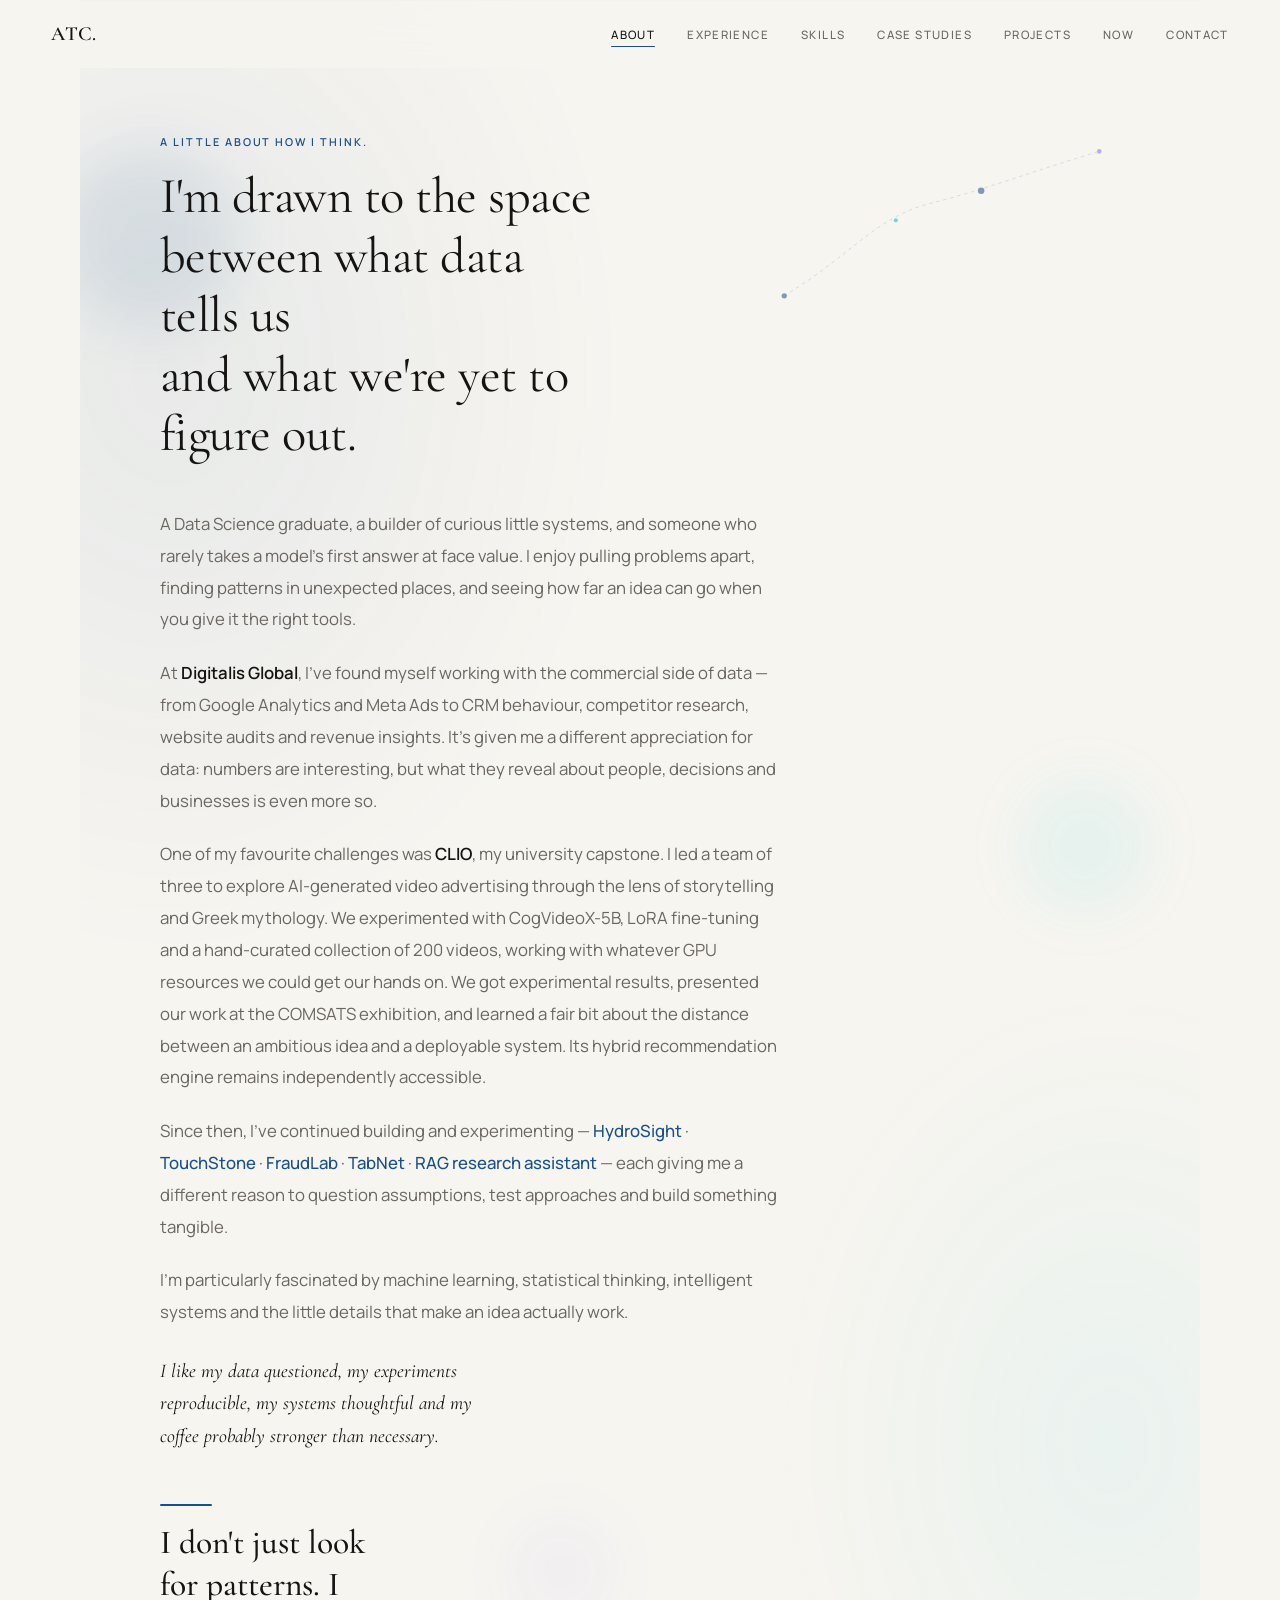
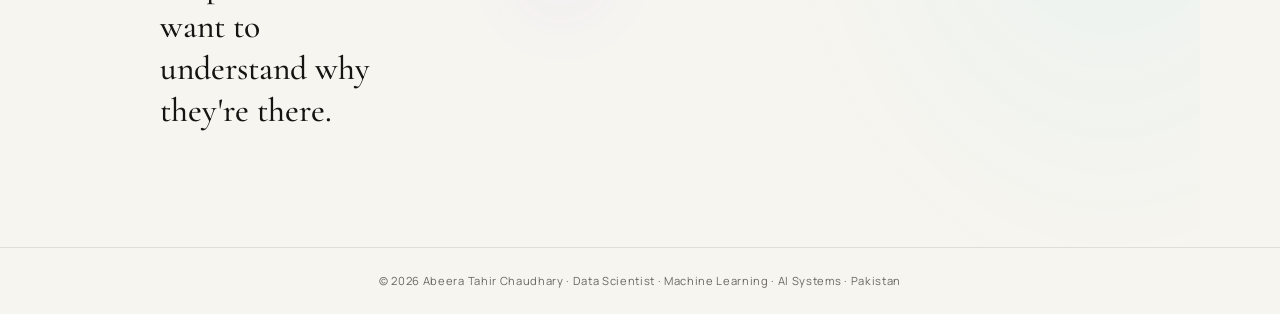
<file: about.html>
<!DOCTYPE html>
<html lang="en">
<head>
  <meta charset="UTF-8" />
  <meta name="viewport" content="width=device-width, initial-scale=1.0" />
  <meta name="theme-color" content="#F7F5F0" />
  <link rel="icon" href="favicon.svg" type="image/svg+xml" />
  <link rel="icon" href="favicon.ico" sizes="any" />
  <link rel="icon" href="favicon-32x32.png" type="image/png" sizes="32x32" />
  <link rel="apple-touch-icon" href="apple-touch-icon.png" />
  <title>About — Abeera Tahir Chaudhary</title>
  <meta name="description" content="How Abeera thinks about data, Digitalis Global work, CLIO, and applied ML experiments." />
  <meta name="author" content="Abeera Tahir Chaudhary" />
  <link rel="canonical" href="https://abeeraisabeera.github.io/My-Portfolio/about.html" />
  <meta property="og:type" content="website" />
  <meta property="og:url" content="https://abeeraisabeera.github.io/My-Portfolio/about.html" />
  <meta property="og:title" content="About — Abeera Tahir Chaudhary" />
  <meta property="og:description" content="How Abeera thinks about data, Digitalis Global work, CLIO, and applied ML experiments." />
  <meta property="og:site_name" content="Abeera Tahir Chaudhary Portfolio" />
  <meta name="twitter:card" content="summary" />
  <meta name="twitter:title" content="About — Abeera Tahir Chaudhary" />
  <meta name="twitter:description" content="How Abeera thinks about data, Digitalis Global work, CLIO, and applied ML experiments." />
  <link rel="preconnect" href="https://fonts.googleapis.com" />
  <link rel="preconnect" href="https://fonts.gstatic.com" crossorigin />
  <link href="https://fonts.googleapis.com/css2?family=Cormorant+Garamond:ital,wght@0,300;0,400;0,600;1,300;1,400&family=Manrope:wght@300;400;500;600&display=swap" rel="stylesheet" media="print" onload="this.media='all'" />
  <noscript><link href="https://fonts.googleapis.com/css2?family=Cormorant+Garamond:ital,wght@0,300;0,400;0,600;1,300;1,400&family=Manrope:wght@300;400;500;600&display=swap" rel="stylesheet" /></noscript>
  <link rel="stylesheet" href="css/portfolio.css" />
  
</head>
<body class="page" data-page="about.html">
<nav class="site-nav" id="siteNav" aria-label="Primary">
  <a class="nav-logo" href="index.html">ATC.</a>
    <ul class="nav-links">
    <li><a href="about.html" class="is-active" aria-current="page">About</a></li>
    <li><a href="experience.html">Experience</a></li>
    <li><a href="skills.html">Skills</a></li>
    <li><a href="case-studies.html">Case Studies</a></li>
    <li><a href="projects.html">Projects</a></li>
    <li><a href="now.html">Now</a></li>
    <li><a href="contact.html">Contact</a></li>
  </ul>
  <button class="hamburger" id="hamburger" aria-label="Toggle menu" aria-expanded="false">
    <span></span><span></span><span></span>
  </button>
</nav>

<nav class="mobile-menu" id="mobileMenu" aria-hidden="true" aria-label="Mobile">
  <a href="about.html" class="is-active" aria-current="page">About</a>
  <a href="experience.html">Experience</a>
  <a href="skills.html">Skills</a>
  <a href="case-studies.html">Case Studies</a>
  <a href="projects.html">Projects</a>
  <a href="now.html">Now</a>
  <a href="contact.html">Contact</a>
</nav>
<main class="page-main"><section id="about" class="page-section"><div class="about-atmosphere" aria-hidden="true">
    <span class="about-orb about-orb-a"></span>
    <span class="about-orb about-orb-b"></span>
    <span class="about-orb about-orb-c"></span>
    <svg class="about-constellation" viewBox="0 0 640 360" fill="none">
      <path class="about-trail" d="M40 280 C140 220 180 160 260 140 S420 90 520 60" />
      <circle class="about-node n1" cx="40" cy="280" r="4" />
      <circle class="about-node n2" cx="210" cy="165" r="3.2" />
      <circle class="about-node n3" cx="340" cy="120" r="5" />
      <circle class="about-node n4" cx="520" cy="60" r="3.5" />
    </svg>
  </div>

  <div class="about-stage">
    <p class="section-label about-kicker reveal">A little about how I think.</p>
    <h2 class="about-lede reveal reveal-delay-1">
      I'm drawn to the space between what data tells us<br class="about-break" />
      and what we're yet to figure out.
    </h2>

    <div class="about-prose">
      <p class="about-line reveal" style="--i:0">
        A Data Science graduate, a builder of curious little systems, and someone who rarely takes a model's first answer at face value. I enjoy pulling problems apart, finding patterns in unexpected places, and seeing how far an idea can go when you give it the right tools.
      </p>
      <p class="about-line reveal" style="--i:1">
        At <strong>Digitalis Global</strong>, I've found myself working with the commercial side of data — from Google Analytics and Meta Ads to CRM behaviour, competitor research, website audits and revenue insights. It's given me a different appreciation for data: numbers are interesting, but what they reveal about people, decisions and businesses is even more so.
      </p>
      <p class="about-line reveal" style="--i:2">
        One of my favourite challenges was <a class="about-inline-link" href="case-clio.html"><strong>CLIO</strong></a>, my university capstone. I led a team of three to explore AI-generated video advertising through the lens of storytelling and Greek mythology. We experimented with CogVideoX-5B, LoRA fine-tuning and a hand-curated collection of 200 videos, working with whatever GPU resources we could get our hands on. We got experimental results, presented our work at the COMSATS exhibition, and learned a fair bit about the distance between an ambitious idea and a deployable system. Its hybrid recommendation engine remains independently accessible.
      </p>
      <p class="about-line reveal" style="--i:3">
        Since then, I've continued building and experimenting —
        <span class="about-trail-links" aria-label="Featured experiments">
          <a href="case-hydrosight.html">HydroSight</a><span aria-hidden="true"> · </span>
          <a href="case-touchstone.html">TouchStone</a><span aria-hidden="true"> · </span>
          <a href="case-fraudlab.html">FraudLab</a><span aria-hidden="true"> · </span>
          <a href="case-tabnet.html">TabNet</a><span aria-hidden="true"> · </span>
          <a href="case-rag.html">RAG research assistant</a>
        </span>
        — each giving me a different reason to question assumptions, test approaches and build something tangible.
      </p>
      <p class="about-line reveal" style="--i:4">
        I'm particularly fascinated by machine learning, statistical thinking, intelligent systems and the little details that make an idea actually work.
      </p>
      <p class="about-line about-aside-note reveal" style="--i:5">
        I like my data questioned, my experiments reproducible, my systems thoughtful and my coffee probably stronger than necessary.
      </p>
    </div>

    <blockquote class="about-close reveal">
      <span class="about-close-mark" aria-hidden="true"></span>
      <p>I don't just look for patterns. I want to understand why they're there.</p>
    </blockquote>
  </div></section></main>

<footer>
  <p>© 2026 Abeera Tahir Chaudhary · Data Scientist · Machine Learning · AI Systems · Pakistan</p>
</footer>


<script src="js/main.js" defer></script>

</body>
</html>
</file>
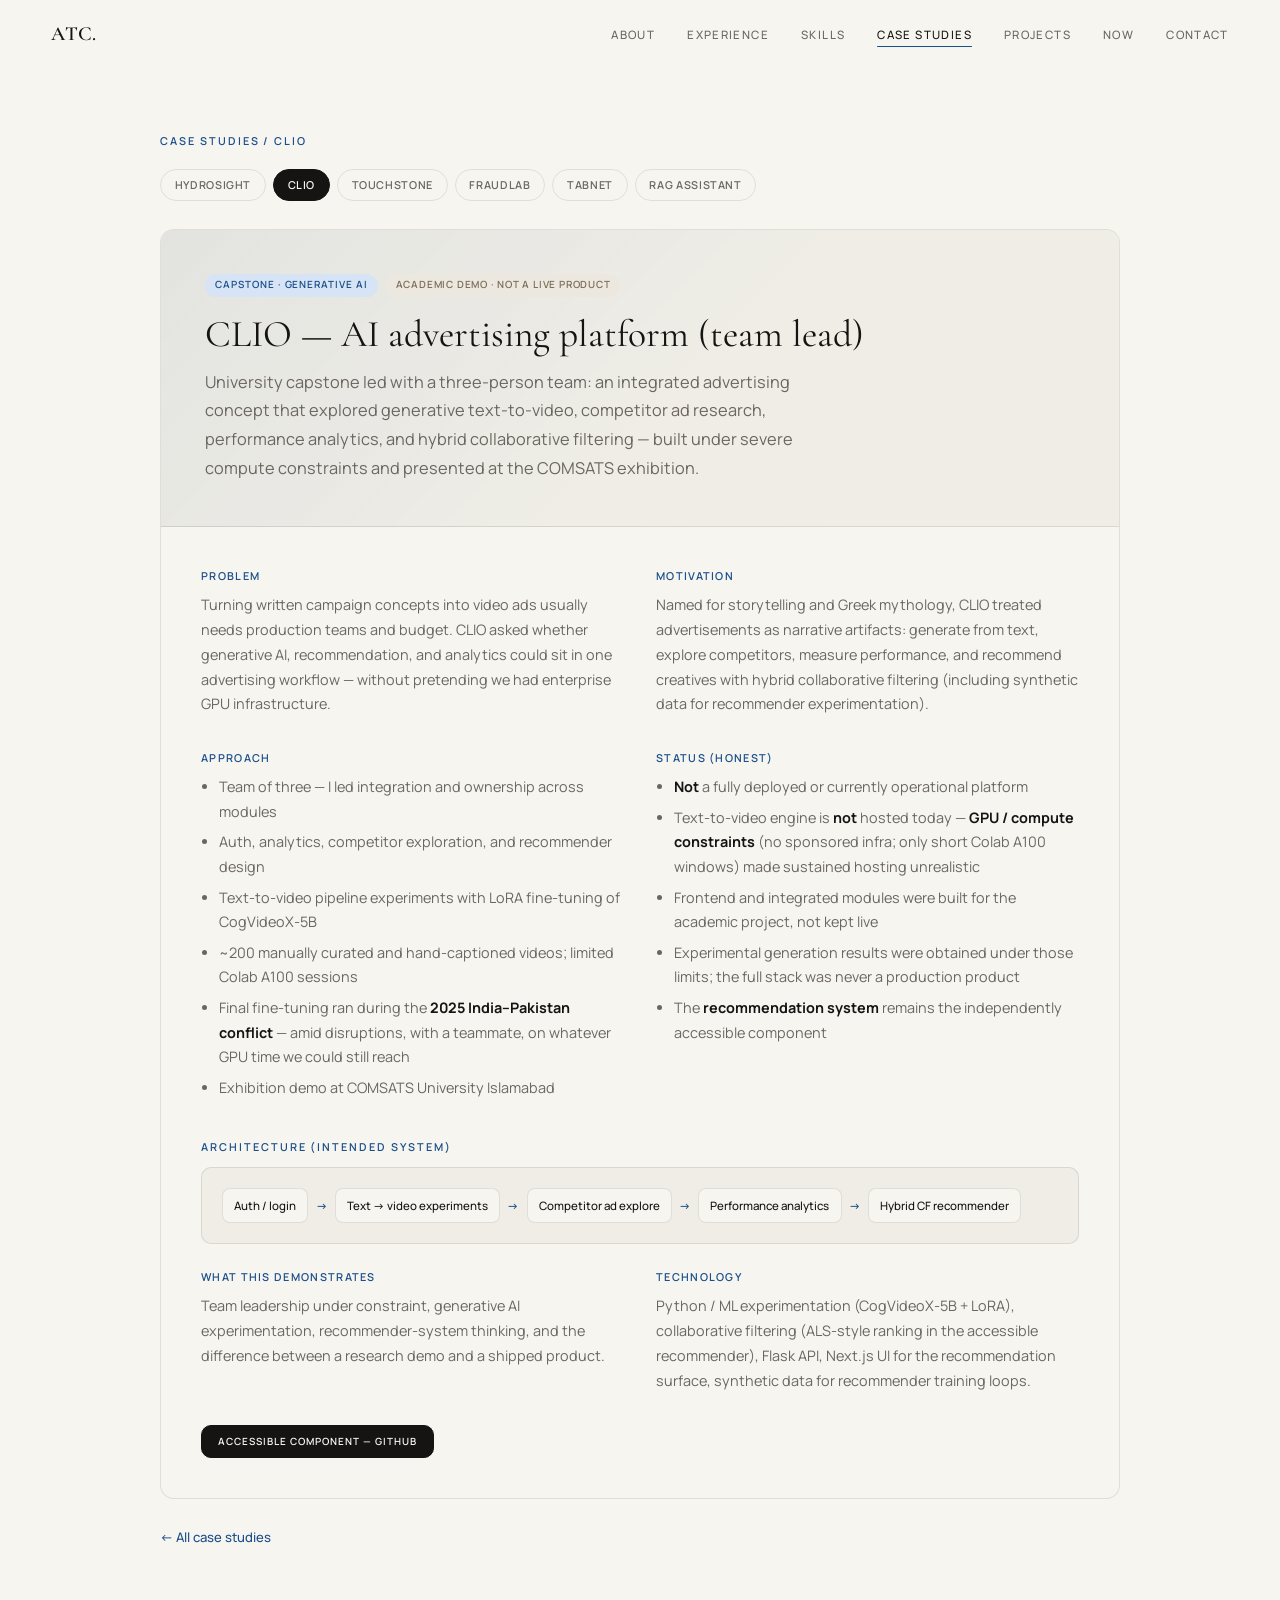
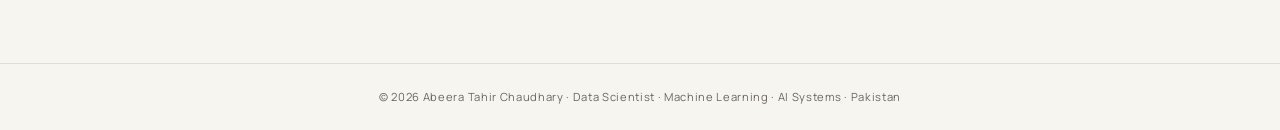
<file: case-clio.html>
<!DOCTYPE html>
<html lang="en">
<head>
  <meta charset="UTF-8" />
  <meta name="viewport" content="width=device-width, initial-scale=1.0" />
  <meta name="theme-color" content="#F7F5F0" />
  <link rel="icon" href="favicon.svg" type="image/svg+xml" />
  <link rel="icon" href="favicon.ico" sizes="any" />
  <link rel="icon" href="favicon-32x32.png" type="image/png" sizes="32x32" />
  <link rel="apple-touch-icon" href="apple-touch-icon.png" />
  <title>CLIO — Case Study · Abeera Tahir Chaudhary</title>
  <meta name="description" content="CLIO — AI advertising platform (team lead)" />
  <meta name="author" content="Abeera Tahir Chaudhary" />
  <link rel="canonical" href="https://abeeraisabeera.github.io/My-Portfolio/case-clio.html" />
  <meta property="og:type" content="website" />
  <meta property="og:url" content="https://abeeraisabeera.github.io/My-Portfolio/case-clio.html" />
  <meta property="og:title" content="CLIO — Case Study · Abeera Tahir Chaudhary" />
  <meta property="og:description" content="CLIO — AI advertising platform (team lead)" />
  <meta property="og:site_name" content="Abeera Tahir Chaudhary Portfolio" />
  <meta name="twitter:card" content="summary" />
  <meta name="twitter:title" content="CLIO — Case Study · Abeera Tahir Chaudhary" />
  <meta name="twitter:description" content="CLIO — AI advertising platform (team lead)" />
  <link rel="preconnect" href="https://fonts.googleapis.com" />
  <link rel="preconnect" href="https://fonts.gstatic.com" crossorigin />
  <link href="https://fonts.googleapis.com/css2?family=Cormorant+Garamond:ital,wght@0,300;0,400;0,600;1,300;1,400&family=Manrope:wght@300;400;500;600&display=swap" rel="stylesheet" media="print" onload="this.media='all'" />
  <noscript><link href="https://fonts.googleapis.com/css2?family=Cormorant+Garamond:ital,wght@0,300;0,400;0,600;1,300;1,400&family=Manrope:wght@300;400;500;600&display=swap" rel="stylesheet" /></noscript>
  <link rel="stylesheet" href="css/portfolio.css" />
  
</head>
<body class="page" data-page="case-studies.html">
<nav class="site-nav" id="siteNav" aria-label="Primary">
  <a class="nav-logo" href="index.html">ATC.</a>
    <ul class="nav-links">
    <li><a href="about.html">About</a></li>
    <li><a href="experience.html">Experience</a></li>
    <li><a href="skills.html">Skills</a></li>
    <li><a href="case-studies.html" class="is-active" aria-current="page">Case Studies</a></li>
    <li><a href="projects.html">Projects</a></li>
    <li><a href="now.html">Now</a></li>
    <li><a href="contact.html">Contact</a></li>
  </ul>
  <button class="hamburger" id="hamburger" aria-label="Toggle menu" aria-expanded="false">
    <span></span><span></span><span></span>
  </button>
</nav>

<nav class="mobile-menu" id="mobileMenu" aria-hidden="true" aria-label="Mobile">
  <a href="about.html">About</a>
  <a href="experience.html">Experience</a>
  <a href="skills.html">Skills</a>
  <a href="case-studies.html" class="is-active" aria-current="page">Case Studies</a>
  <a href="projects.html">Projects</a>
  <a href="now.html">Now</a>
  <a href="contact.html">Contact</a>
</nav>

<main class="page-main">
<section class="page-section case-page">
  <p class="section-label reveal"><a class="crumb" href="case-studies.html">Case Studies</a> / CLIO</p>
  <nav class="case-page-nav reveal" aria-label="Case studies"><a href="case-hydrosight.html">HydroSight</a><a href="case-clio.html" class="is-active">CLIO</a><a href="case-touchstone.html">TouchStone</a><a href="case-fraudlab.html">FraudLab</a><a href="case-tabnet.html">TabNet</a><a href="case-rag.html">RAG Assistant</a></nav>
  <article class="case-study case-study-solo reveal" id="case-clio">
  <div class="case-hero">
      <div class="case-meta">
        <span class="case-tag">Capstone · Generative AI</span>
        <span class="case-status">Academic demo · not a live product</span>
      </div>
      <h3>CLIO — AI advertising platform (team lead)</h3>
      <p class="case-lede">University capstone led with a three-person team: an integrated advertising concept that explored generative text-to-video, competitor ad research, performance analytics, and hybrid collaborative filtering — built under severe compute constraints and presented at the COMSATS exhibition.</p>
    </div>
    <div class="case-body">
      <div class="case-grid">
        <div class="case-block">
          <h4>Problem</h4>
          <p>Turning written campaign concepts into video ads usually needs production teams and budget. CLIO asked whether generative AI, recommendation, and analytics could sit in one advertising workflow — without pretending we had enterprise GPU infrastructure.</p>
        </div>
        <div class="case-block">
          <h4>Motivation</h4>
          <p>Named for storytelling and Greek mythology, CLIO treated advertisements as narrative artifacts: generate from text, explore competitors, measure performance, and recommend creatives with hybrid collaborative filtering (including synthetic data for recommender experimentation).</p>
        </div>
        <div class="case-block">
          <h4>Approach</h4>
          <ul>
            <li>Team of three — I led integration and ownership across modules</li>
            <li>Auth, analytics, competitor exploration, and recommender design</li>
            <li>Text-to-video pipeline experiments with LoRA fine-tuning of CogVideoX-5B</li>
            <li>~200 manually curated and hand-captioned videos; limited Colab A100 sessions</li>
            <li>Final fine-tuning ran during the <strong>2025 India–Pakistan conflict</strong> — amid disruptions, with a teammate, on whatever GPU time we could still reach</li>
            <li>Exhibition demo at COMSATS University Islamabad</li>
          </ul>
        </div>
        <div class="case-block">
          <h4>Status (honest)</h4>
          <ul>
            <li><strong>Not</strong> a fully deployed or currently operational platform</li>
            <li>Text-to-video engine is <strong>not</strong> hosted today — <strong>GPU / compute constraints</strong> (no sponsored infra; only short Colab A100 windows) made sustained hosting unrealistic</li>
            <li>Frontend and integrated modules were built for the academic project, not kept live</li>
            <li>Experimental generation results were obtained under those limits; the full stack was never a production product</li>
            <li>The <strong>recommendation system</strong> remains the independently accessible component</li>
          </ul>
        </div>
      </div>
      <h4 class="section-label" style="margin-bottom:0.75rem">Architecture (intended system)</h4>
      <div class="arch-diagram" aria-label="CLIO architecture flow">
        <div class="arch-flow">
          <span class="arch-node">Auth / login</span>
          <span class="arch-arrow">→</span>
          <span class="arch-node">Text → video experiments</span>
          <span class="arch-arrow">→</span>
          <span class="arch-node">Competitor ad explore</span>
          <span class="arch-arrow">→</span>
          <span class="arch-node">Performance analytics</span>
          <span class="arch-arrow">→</span>
          <span class="arch-node">Hybrid CF recommender</span>
        </div>
      </div>
      <div class="case-grid">
        <div class="case-block">
          <h4>What this demonstrates</h4>
          <p>Team leadership under constraint, generative AI experimentation, recommender-system thinking, and the difference between a research demo and a shipped product.</p>
        </div>
        <div class="case-block">
          <h4>Technology</h4>
          <p>Python / ML experimentation (CogVideoX-5B + LoRA), collaborative filtering (ALS-style ranking in the accessible recommender), Flask API, Next.js UI for the recommendation surface, synthetic data for recommender training loops.</p>
        </div>
      </div>
      <div class="case-actions">
        <a class="btn btn-primary btn-sm" href="https://github.com/abeeraisabeera/Clio-Video-Recommendation-System" target="_blank" rel="noopener">Accessible component — GitHub</a>
      </div>
    </div>
  </article>
  <div class="case-pager reveal">
    <a href="case-studies.html">← All case studies</a>
  </div>
</section>
</main>


<footer>
  <p>© 2026 Abeera Tahir Chaudhary · Data Scientist · Machine Learning · AI Systems · Pakistan</p>
</footer>


<script src="js/main.js" defer></script>

</body>
</html>
</file>
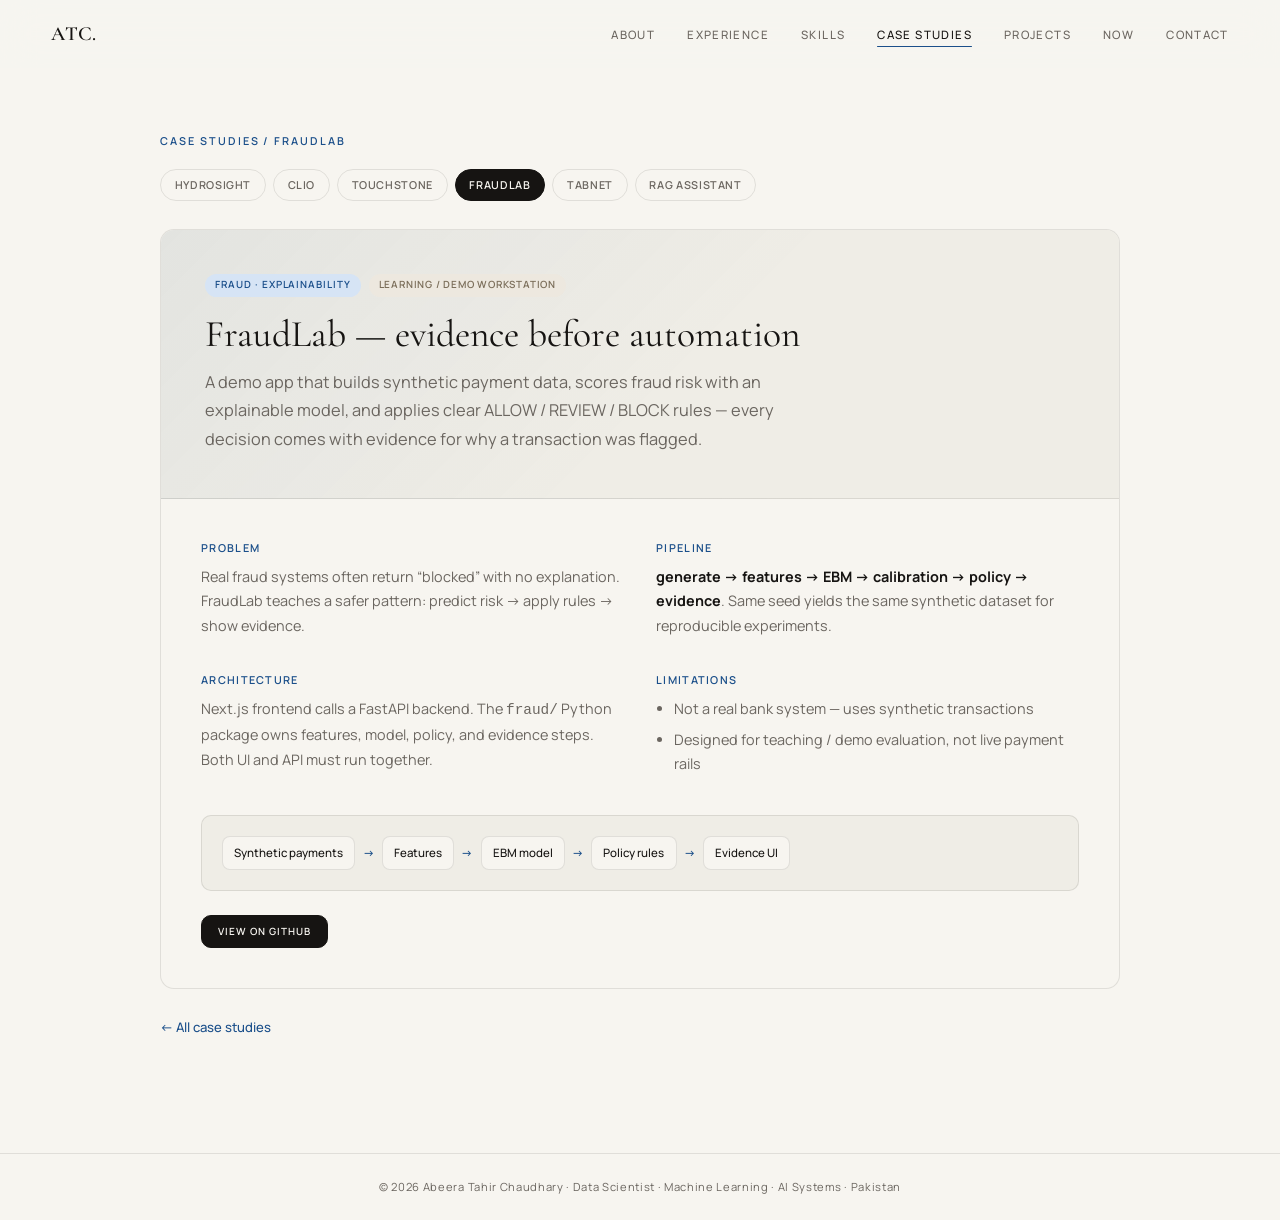
<file: case-fraudlab.html>
<!DOCTYPE html>
<html lang="en">
<head>
  <meta charset="UTF-8" />
  <meta name="viewport" content="width=device-width, initial-scale=1.0" />
  <meta name="theme-color" content="#F7F5F0" />
  <link rel="icon" href="favicon.svg" type="image/svg+xml" />
  <link rel="icon" href="favicon.ico" sizes="any" />
  <link rel="icon" href="favicon-32x32.png" type="image/png" sizes="32x32" />
  <link rel="apple-touch-icon" href="apple-touch-icon.png" />
  <title>FraudLab — Case Study · Abeera Tahir Chaudhary</title>
  <meta name="description" content="FraudLab — explainable fraud scoring" />
  <meta name="author" content="Abeera Tahir Chaudhary" />
  <link rel="canonical" href="https://abeeraisabeera.github.io/My-Portfolio/case-fraudlab.html" />
  <meta property="og:type" content="website" />
  <meta property="og:url" content="https://abeeraisabeera.github.io/My-Portfolio/case-fraudlab.html" />
  <meta property="og:title" content="FraudLab — Case Study · Abeera Tahir Chaudhary" />
  <meta property="og:description" content="FraudLab — explainable fraud scoring" />
  <meta property="og:site_name" content="Abeera Tahir Chaudhary Portfolio" />
  <meta name="twitter:card" content="summary" />
  <meta name="twitter:title" content="FraudLab — Case Study · Abeera Tahir Chaudhary" />
  <meta name="twitter:description" content="FraudLab — explainable fraud scoring" />
  <link rel="preconnect" href="https://fonts.googleapis.com" />
  <link rel="preconnect" href="https://fonts.gstatic.com" crossorigin />
  <link href="https://fonts.googleapis.com/css2?family=Cormorant+Garamond:ital,wght@0,300;0,400;0,600;1,300;1,400&family=Manrope:wght@300;400;500;600&display=swap" rel="stylesheet" media="print" onload="this.media='all'" />
  <noscript><link href="https://fonts.googleapis.com/css2?family=Cormorant+Garamond:ital,wght@0,300;0,400;0,600;1,300;1,400&family=Manrope:wght@300;400;500;600&display=swap" rel="stylesheet" /></noscript>
  <link rel="stylesheet" href="css/portfolio.css" />
  
</head>
<body class="page" data-page="case-studies.html">
<nav class="site-nav" id="siteNav" aria-label="Primary">
  <a class="nav-logo" href="index.html">ATC.</a>
    <ul class="nav-links">
    <li><a href="about.html">About</a></li>
    <li><a href="experience.html">Experience</a></li>
    <li><a href="skills.html">Skills</a></li>
    <li><a href="case-studies.html" class="is-active" aria-current="page">Case Studies</a></li>
    <li><a href="projects.html">Projects</a></li>
    <li><a href="now.html">Now</a></li>
    <li><a href="contact.html">Contact</a></li>
  </ul>
  <button class="hamburger" id="hamburger" aria-label="Toggle menu" aria-expanded="false">
    <span></span><span></span><span></span>
  </button>
</nav>

<nav class="mobile-menu" id="mobileMenu" aria-hidden="true" aria-label="Mobile">
  <a href="about.html">About</a>
  <a href="experience.html">Experience</a>
  <a href="skills.html">Skills</a>
  <a href="case-studies.html" class="is-active" aria-current="page">Case Studies</a>
  <a href="projects.html">Projects</a>
  <a href="now.html">Now</a>
  <a href="contact.html">Contact</a>
</nav>

<main class="page-main">
<section class="page-section case-page">
  <p class="section-label reveal"><a class="crumb" href="case-studies.html">Case Studies</a> / FraudLab</p>
  <nav class="case-page-nav reveal" aria-label="Case studies"><a href="case-hydrosight.html">HydroSight</a><a href="case-clio.html">CLIO</a><a href="case-touchstone.html">TouchStone</a><a href="case-fraudlab.html" class="is-active">FraudLab</a><a href="case-tabnet.html">TabNet</a><a href="case-rag.html">RAG Assistant</a></nav>
  <article class="case-study case-study-solo reveal" id="case-fraudlab">
  <div class="case-hero">
      <div class="case-meta">
        <span class="case-tag">Fraud · Explainability</span>
        <span class="case-status">Learning / demo workstation</span>
      </div>
      <h3>FraudLab — evidence before automation</h3>
      <p class="case-lede">A demo app that builds synthetic payment data, scores fraud risk with an explainable model, and applies clear ALLOW / REVIEW / BLOCK rules — every decision comes with evidence for why a transaction was flagged.</p>
    </div>
    <div class="case-body">
      <div class="case-grid">
        <div class="case-block">
          <h4>Problem</h4>
          <p>Real fraud systems often return “blocked” with no explanation. FraudLab teaches a safer pattern: predict risk → apply rules → show evidence.</p>
        </div>
        <div class="case-block">
          <h4>Pipeline</h4>
          <p><strong>generate → features → EBM → calibration → policy → evidence</strong>. Same seed yields the same synthetic dataset for reproducible experiments.</p>
        </div>
        <div class="case-block">
          <h4>Architecture</h4>
          <p>Next.js frontend calls a FastAPI backend. The <code>fraud/</code> Python package owns features, model, policy, and evidence steps. Both UI and API must run together.</p>
        </div>
        <div class="case-block">
          <h4>Limitations</h4>
          <ul>
            <li>Not a real bank system — uses synthetic transactions</li>
            <li>Designed for teaching / demo evaluation, not live payment rails</li>
          </ul>
        </div>
      </div>
      <div class="arch-diagram" aria-label="FraudLab pipeline">
        <div class="arch-flow">
          <span class="arch-node">Synthetic payments</span>
          <span class="arch-arrow">→</span>
          <span class="arch-node">Features</span>
          <span class="arch-arrow">→</span>
          <span class="arch-node">EBM model</span>
          <span class="arch-arrow">→</span>
          <span class="arch-node">Policy rules</span>
          <span class="arch-arrow">→</span>
          <span class="arch-node">Evidence UI</span>
        </div>
      </div>
      <div class="case-actions">
        <a class="btn btn-primary btn-sm" href="https://github.com/abeeraisabeera/FraudLab" target="_blank" rel="noopener">View on GitHub</a>
      </div>
    </div>
  </article>
  <div class="case-pager reveal">
    <a href="case-studies.html">← All case studies</a>
  </div>
</section>
</main>


<footer>
  <p>© 2026 Abeera Tahir Chaudhary · Data Scientist · Machine Learning · AI Systems · Pakistan</p>
</footer>


<script src="js/main.js" defer></script>

</body>
</html>
</file>
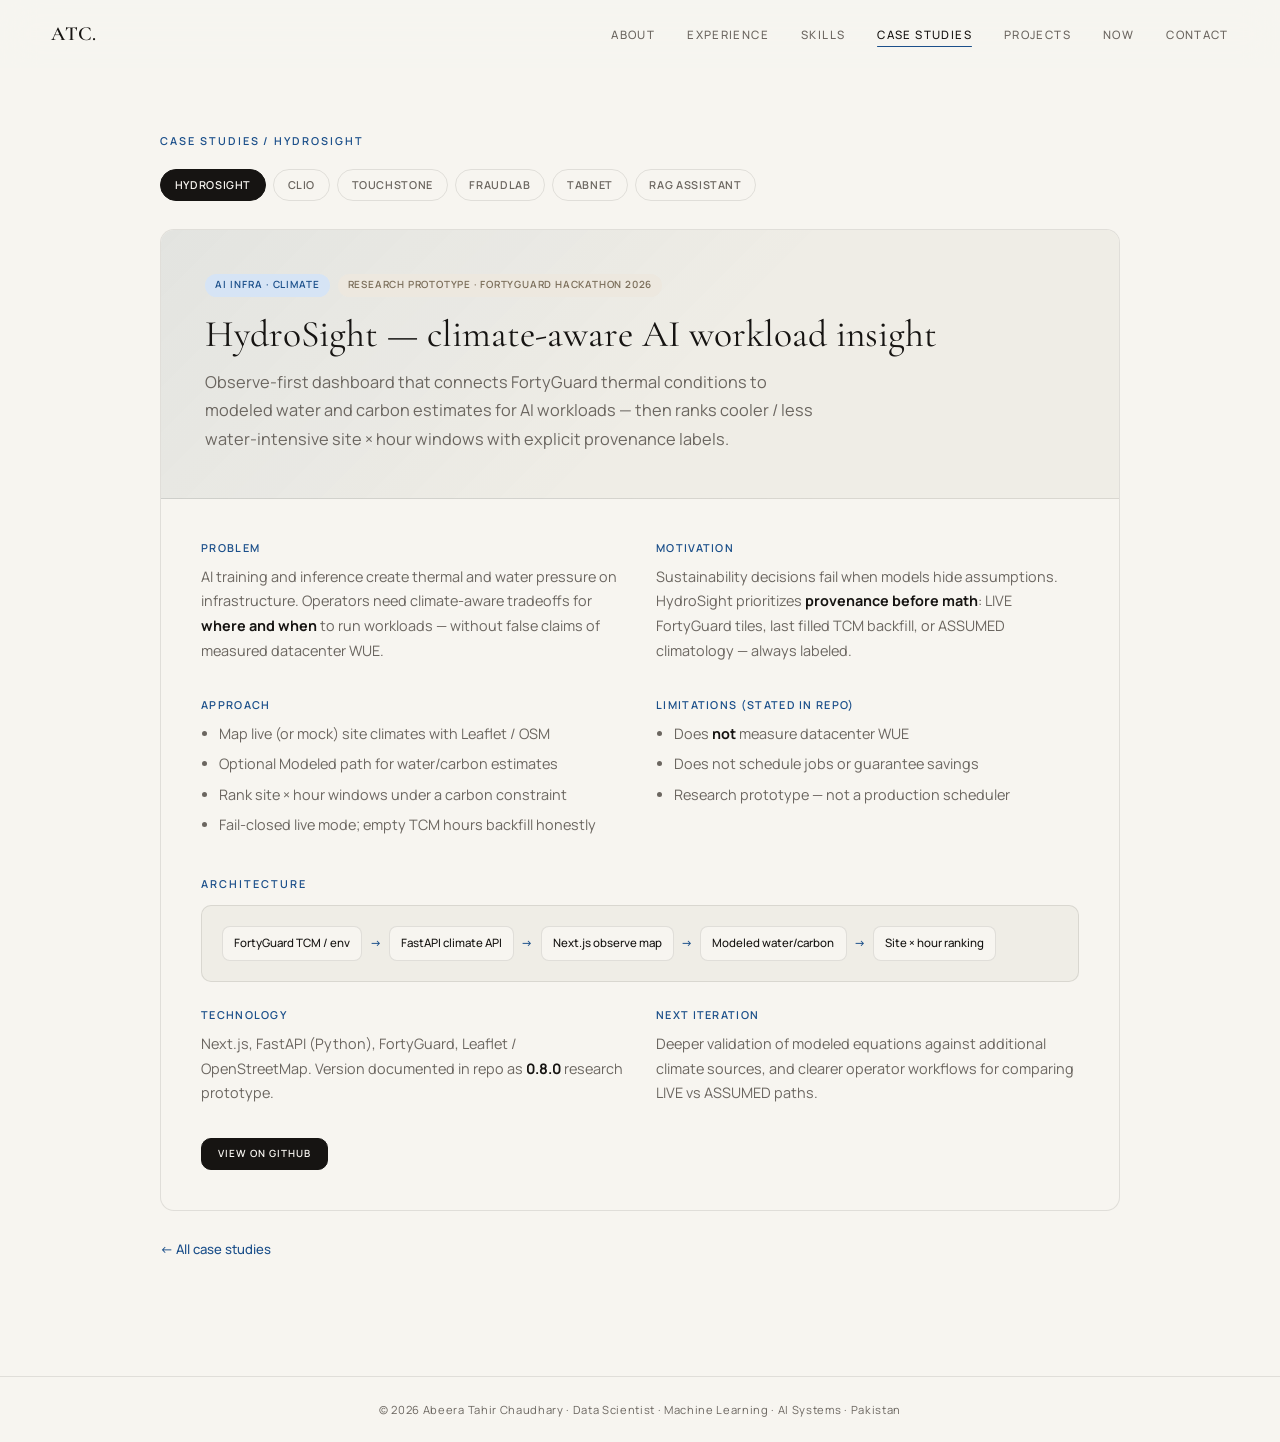
<file: case-hydrosight.html>
<!DOCTYPE html>
<html lang="en">
<head>
  <meta charset="UTF-8" />
  <meta name="viewport" content="width=device-width, initial-scale=1.0" />
  <meta name="theme-color" content="#F7F5F0" />
  <link rel="icon" href="favicon.svg" type="image/svg+xml" />
  <link rel="icon" href="favicon.ico" sizes="any" />
  <link rel="icon" href="favicon-32x32.png" type="image/png" sizes="32x32" />
  <link rel="apple-touch-icon" href="apple-touch-icon.png" />
  <title>HydroSight — Case Study · Abeera Tahir Chaudhary</title>
  <meta name="description" content="HydroSight — climate-aware AI workload insight" />
  <meta name="author" content="Abeera Tahir Chaudhary" />
  <link rel="canonical" href="https://abeeraisabeera.github.io/My-Portfolio/case-hydrosight.html" />
  <meta property="og:type" content="website" />
  <meta property="og:url" content="https://abeeraisabeera.github.io/My-Portfolio/case-hydrosight.html" />
  <meta property="og:title" content="HydroSight — Case Study · Abeera Tahir Chaudhary" />
  <meta property="og:description" content="HydroSight — climate-aware AI workload insight" />
  <meta property="og:site_name" content="Abeera Tahir Chaudhary Portfolio" />
  <meta name="twitter:card" content="summary" />
  <meta name="twitter:title" content="HydroSight — Case Study · Abeera Tahir Chaudhary" />
  <meta name="twitter:description" content="HydroSight — climate-aware AI workload insight" />
  <link rel="preconnect" href="https://fonts.googleapis.com" />
  <link rel="preconnect" href="https://fonts.gstatic.com" crossorigin />
  <link href="https://fonts.googleapis.com/css2?family=Cormorant+Garamond:ital,wght@0,300;0,400;0,600;1,300;1,400&family=Manrope:wght@300;400;500;600&display=swap" rel="stylesheet" media="print" onload="this.media='all'" />
  <noscript><link href="https://fonts.googleapis.com/css2?family=Cormorant+Garamond:ital,wght@0,300;0,400;0,600;1,300;1,400&family=Manrope:wght@300;400;500;600&display=swap" rel="stylesheet" /></noscript>
  <link rel="stylesheet" href="css/portfolio.css" />
  
</head>
<body class="page" data-page="case-studies.html">
<nav class="site-nav" id="siteNav" aria-label="Primary">
  <a class="nav-logo" href="index.html">ATC.</a>
    <ul class="nav-links">
    <li><a href="about.html">About</a></li>
    <li><a href="experience.html">Experience</a></li>
    <li><a href="skills.html">Skills</a></li>
    <li><a href="case-studies.html" class="is-active" aria-current="page">Case Studies</a></li>
    <li><a href="projects.html">Projects</a></li>
    <li><a href="now.html">Now</a></li>
    <li><a href="contact.html">Contact</a></li>
  </ul>
  <button class="hamburger" id="hamburger" aria-label="Toggle menu" aria-expanded="false">
    <span></span><span></span><span></span>
  </button>
</nav>

<nav class="mobile-menu" id="mobileMenu" aria-hidden="true" aria-label="Mobile">
  <a href="about.html">About</a>
  <a href="experience.html">Experience</a>
  <a href="skills.html">Skills</a>
  <a href="case-studies.html" class="is-active" aria-current="page">Case Studies</a>
  <a href="projects.html">Projects</a>
  <a href="now.html">Now</a>
  <a href="contact.html">Contact</a>
</nav>

<main class="page-main">
<section class="page-section case-page">
  <p class="section-label reveal"><a class="crumb" href="case-studies.html">Case Studies</a> / HydroSight</p>
  <nav class="case-page-nav reveal" aria-label="Case studies"><a href="case-hydrosight.html" class="is-active">HydroSight</a><a href="case-clio.html">CLIO</a><a href="case-touchstone.html">TouchStone</a><a href="case-fraudlab.html">FraudLab</a><a href="case-tabnet.html">TabNet</a><a href="case-rag.html">RAG Assistant</a></nav>
  <article class="case-study case-study-solo reveal" id="case-hydrosight">
  <div class="case-hero">
      <div class="case-meta">
        <span class="case-tag">AI Infra · Climate</span>
        <span class="case-status">Research prototype · FortyGuard Hackathon 2026</span>
      </div>
      <h3>HydroSight — climate-aware AI workload insight</h3>
      <p class="case-lede">Observe-first dashboard that connects FortyGuard thermal conditions to modeled water and carbon estimates for AI workloads — then ranks cooler / less water-intensive site × hour windows with explicit provenance labels.</p>
    </div>
    <div class="case-body">
      <div class="case-grid">
        <div class="case-block">
          <h4>Problem</h4>
          <p>AI training and inference create thermal and water pressure on infrastructure. Operators need climate-aware tradeoffs for <strong>where and when</strong> to run workloads — without false claims of measured datacenter WUE.</p>
        </div>
        <div class="case-block">
          <h4>Motivation</h4>
          <p>Sustainability decisions fail when models hide assumptions. HydroSight prioritizes <strong>provenance before math</strong>: LIVE FortyGuard tiles, last filled TCM backfill, or ASSUMED climatology — always labeled.</p>
        </div>
        <div class="case-block">
          <h4>Approach</h4>
          <ul>
            <li>Map live (or mock) site climates with Leaflet / OSM</li>
            <li>Optional Modeled path for water/carbon estimates</li>
            <li>Rank site × hour windows under a carbon constraint</li>
            <li>Fail-closed live mode; empty TCM hours backfill honestly</li>
          </ul>
        </div>
        <div class="case-block">
          <h4>Limitations (stated in repo)</h4>
          <ul>
            <li>Does <strong>not</strong> measure datacenter WUE</li>
            <li>Does not schedule jobs or guarantee savings</li>
            <li>Research prototype — not a production scheduler</li>
          </ul>
        </div>
      </div>
      <h4 class="section-label" style="margin-bottom:0.75rem">Architecture</h4>
      <div class="arch-diagram" aria-label="HydroSight architecture flow">
        <div class="arch-flow">
          <span class="arch-node">FortyGuard TCM / env</span>
          <span class="arch-arrow">→</span>
          <span class="arch-node">FastAPI climate API</span>
          <span class="arch-arrow">→</span>
          <span class="arch-node">Next.js observe map</span>
          <span class="arch-arrow">→</span>
          <span class="arch-node">Modeled water/carbon</span>
          <span class="arch-arrow">→</span>
          <span class="arch-node">Site × hour ranking</span>
        </div>
      </div>
      <div class="case-grid">
        <div class="case-block">
          <h4>Technology</h4>
          <p>Next.js, FastAPI (Python), FortyGuard, Leaflet / OpenStreetMap. Version documented in repo as <strong>0.8.0</strong> research prototype.</p>
        </div>
        <div class="case-block">
          <h4>Next iteration</h4>
          <p>Deeper validation of modeled equations against additional climate sources, and clearer operator workflows for comparing LIVE vs ASSUMED paths.</p>
        </div>
      </div>
      <div class="case-actions">
        <a class="btn btn-primary btn-sm" href="https://github.com/abeeraisabeera/Hydrosight" target="_blank" rel="noopener">View on GitHub</a>
      </div>
    </div>
  </article>
  <div class="case-pager reveal">
    <a href="case-studies.html">← All case studies</a>
  </div>
</section>
</main>


<footer>
  <p>© 2026 Abeera Tahir Chaudhary · Data Scientist · Machine Learning · AI Systems · Pakistan</p>
</footer>


<script src="js/main.js" defer></script>

</body>
</html>
</file>
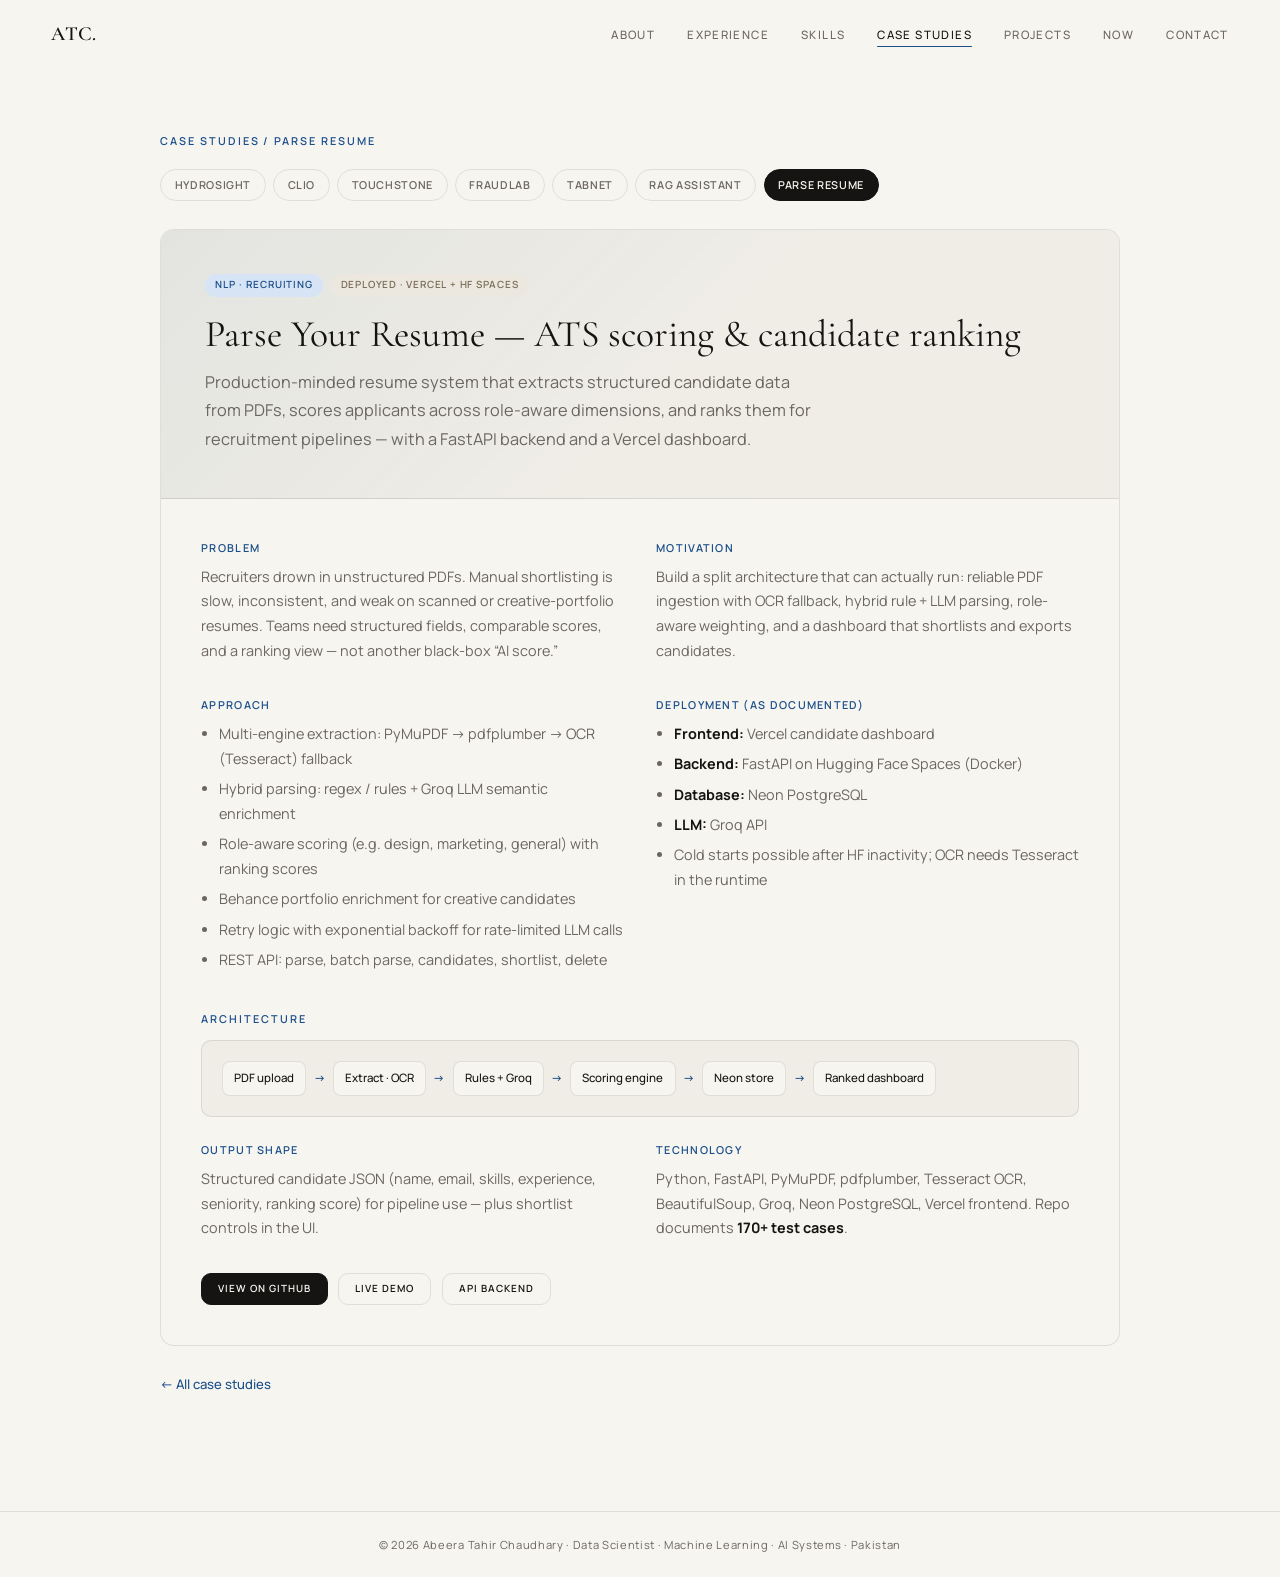
<file: case-parse-resume.html>
<!DOCTYPE html>
<html lang="en">
<head>
  <meta charset="UTF-8" />
  <meta name="viewport" content="width=device-width, initial-scale=1.0" />
  <meta name="theme-color" content="#F7F5F0" />
  <link rel="icon" href="favicon.svg" type="image/svg+xml" />
  <link rel="icon" href="favicon.ico" sizes="any" />
  <link rel="icon" href="favicon-32x32.png" type="image/png" sizes="32x32" />
  <link rel="apple-touch-icon" href="apple-touch-icon.png" />
  <title>Parse Your Resume — Case Study · Abeera Tahir Chaudhary</title>
  <meta name="description" content="Parse Your Resume — AI-powered resume parsing, ATS scoring, and candidate ranking with Groq, FastAPI, and Neon." />
  <meta name="author" content="Abeera Tahir Chaudhary" />
  <link rel="canonical" href="https://abeeraisabeera.github.io/My-Portfolio/case-parse-resume.html" />
  <meta property="og:type" content="website" />
  <meta property="og:url" content="https://abeeraisabeera.github.io/My-Portfolio/case-parse-resume.html" />
  <meta property="og:title" content="Parse Your Resume — Case Study · Abeera Tahir Chaudhary" />
  <meta property="og:description" content="AI-powered resume parsing, ATS scoring, and candidate ranking." />
  <meta property="og:site_name" content="Abeera Tahir Chaudhary Portfolio" />
  <meta name="twitter:card" content="summary" />
  <meta name="twitter:title" content="Parse Your Resume — Case Study · Abeera Tahir Chaudhary" />
  <meta name="twitter:description" content="AI-powered resume parsing, ATS scoring, and candidate ranking." />
  <link rel="preconnect" href="https://fonts.googleapis.com" />
  <link rel="preconnect" href="https://fonts.gstatic.com" crossorigin />
  <link href="https://fonts.googleapis.com/css2?family=Cormorant+Garamond:ital,wght@0,300;0,400;0,600;1,300;1,400&family=Manrope:wght@300;400;500;600&display=swap" rel="stylesheet" media="print" onload="this.media='all'" />
  <noscript><link href="https://fonts.googleapis.com/css2?family=Cormorant+Garamond:ital,wght@0,300;0,400;0,600;1,300;1,400&family=Manrope:wght@300;400;500;600&display=swap" rel="stylesheet" /></noscript>
  <link rel="stylesheet" href="css/portfolio.css" />
</head>
<body class="page" data-page="case-studies.html">
<nav class="site-nav" id="siteNav" aria-label="Primary">
  <a class="nav-logo" href="index.html">ATC.</a>
  <ul class="nav-links">
    <li><a href="about.html">About</a></li>
    <li><a href="experience.html">Experience</a></li>
    <li><a href="skills.html">Skills</a></li>
    <li><a href="case-studies.html" class="is-active" aria-current="page">Case Studies</a></li>
    <li><a href="projects.html">Projects</a></li>
    <li><a href="now.html">Now</a></li>
    <li><a href="contact.html">Contact</a></li>
  </ul>
  <button class="hamburger" id="hamburger" aria-label="Toggle menu" aria-expanded="false">
    <span></span><span></span><span></span>
  </button>
</nav>

<nav class="mobile-menu" id="mobileMenu" aria-hidden="true" aria-label="Mobile">
  <a href="about.html">About</a>
  <a href="experience.html">Experience</a>
  <a href="skills.html">Skills</a>
  <a href="case-studies.html" class="is-active" aria-current="page">Case Studies</a>
  <a href="projects.html">Projects</a>
  <a href="now.html">Now</a>
  <a href="contact.html">Contact</a>
</nav>

<main class="page-main">
<section class="page-section case-page">
  <p class="section-label reveal"><a class="crumb" href="case-studies.html">Case Studies</a> / Parse Resume</p>
  <nav class="case-page-nav reveal" aria-label="Case studies">
    <a href="case-hydrosight.html">HydroSight</a>
    <a href="case-clio.html">CLIO</a>
    <a href="case-touchstone.html">TouchStone</a>
    <a href="case-fraudlab.html">FraudLab</a>
    <a href="case-tabnet.html">TabNet</a>
    <a href="case-rag.html">RAG Assistant</a>
    <a href="case-parse-resume.html" class="is-active">Parse Resume</a>
  </nav>
  <article class="case-study case-study-solo reveal" id="case-parse-resume">
    <div class="case-hero">
      <div class="case-meta">
        <span class="case-tag">NLP · Recruiting</span>
        <span class="case-status">Deployed · Vercel + HF Spaces</span>
      </div>
      <h3>Parse Your Resume — ATS scoring &amp; candidate ranking</h3>
      <p class="case-lede">Production-minded resume system that extracts structured candidate data from PDFs, scores applicants across role-aware dimensions, and ranks them for recruitment pipelines — with a FastAPI backend and a Vercel dashboard.</p>
    </div>
    <div class="case-body">
      <div class="case-grid">
        <div class="case-block">
          <h4>Problem</h4>
          <p>Recruiters drown in unstructured PDFs. Manual shortlisting is slow, inconsistent, and weak on scanned or creative-portfolio resumes. Teams need structured fields, comparable scores, and a ranking view — not another black-box “AI score.”</p>
        </div>
        <div class="case-block">
          <h4>Motivation</h4>
          <p>Build a split architecture that can actually run: reliable PDF ingestion with OCR fallback, hybrid rule + LLM parsing, role-aware weighting, and a dashboard that shortlists and exports candidates.</p>
        </div>
        <div class="case-block">
          <h4>Approach</h4>
          <ul>
            <li>Multi-engine extraction: PyMuPDF → pdfplumber → OCR (Tesseract) fallback</li>
            <li>Hybrid parsing: regex / rules + Groq LLM semantic enrichment</li>
            <li>Role-aware scoring (e.g. design, marketing, general) with ranking scores</li>
            <li>Behance portfolio enrichment for creative candidates</li>
            <li>Retry logic with exponential backoff for rate-limited LLM calls</li>
            <li>REST API: parse, batch parse, candidates, shortlist, delete</li>
          </ul>
        </div>
        <div class="case-block">
          <h4>Deployment (as documented)</h4>
          <ul>
            <li><strong>Frontend:</strong> Vercel candidate dashboard</li>
            <li><strong>Backend:</strong> FastAPI on Hugging Face Spaces (Docker)</li>
            <li><strong>Database:</strong> Neon PostgreSQL</li>
            <li><strong>LLM:</strong> Groq API</li>
            <li>Cold starts possible after HF inactivity; OCR needs Tesseract in the runtime</li>
          </ul>
        </div>
      </div>
      <h4 class="section-label" style="margin-bottom:0.75rem">Architecture</h4>
      <div class="arch-diagram" aria-label="Parse Your Resume architecture">
        <div class="arch-flow">
          <span class="arch-node">PDF upload</span>
          <span class="arch-arrow">→</span>
          <span class="arch-node">Extract · OCR</span>
          <span class="arch-arrow">→</span>
          <span class="arch-node">Rules + Groq</span>
          <span class="arch-arrow">→</span>
          <span class="arch-node">Scoring engine</span>
          <span class="arch-arrow">→</span>
          <span class="arch-node">Neon store</span>
          <span class="arch-arrow">→</span>
          <span class="arch-node">Ranked dashboard</span>
        </div>
      </div>
      <div class="case-grid">
        <div class="case-block">
          <h4>Output shape</h4>
          <p>Structured candidate JSON (name, email, skills, experience, seniority, ranking score) for pipeline use — plus shortlist controls in the UI.</p>
        </div>
        <div class="case-block">
          <h4>Technology</h4>
          <p>Python, FastAPI, PyMuPDF, pdfplumber, Tesseract OCR, BeautifulSoup, Groq, Neon PostgreSQL, Vercel frontend. Repo documents <strong>170+ test cases</strong>.</p>
        </div>
      </div>
      <div class="case-actions">
        <a class="btn btn-primary btn-sm" href="https://github.com/abeeraisabeera/Parse_Your_Resume" target="_blank" rel="noopener">View on GitHub</a>
        <a class="btn btn-ghost btn-sm" href="https://digitalis-global-resume-rank.vercel.app/" target="_blank" rel="noopener">Live demo</a>
        <a class="btn btn-ghost btn-sm" href="https://huggingface.co/spaces/abzyvantae/Parse_Your_Resume_Backend" target="_blank" rel="noopener">API backend</a>
      </div>
    </div>
  </article>
  <div class="case-pager reveal">
    <a href="case-studies.html">← All case studies</a>
  </div>
</section>
</main>

<footer>
  <p>© 2026 Abeera Tahir Chaudhary · Data Scientist · Machine Learning · AI Systems · Pakistan</p>
</footer>

<script src="js/main.js" defer></script>
</body>
</html>
</file>
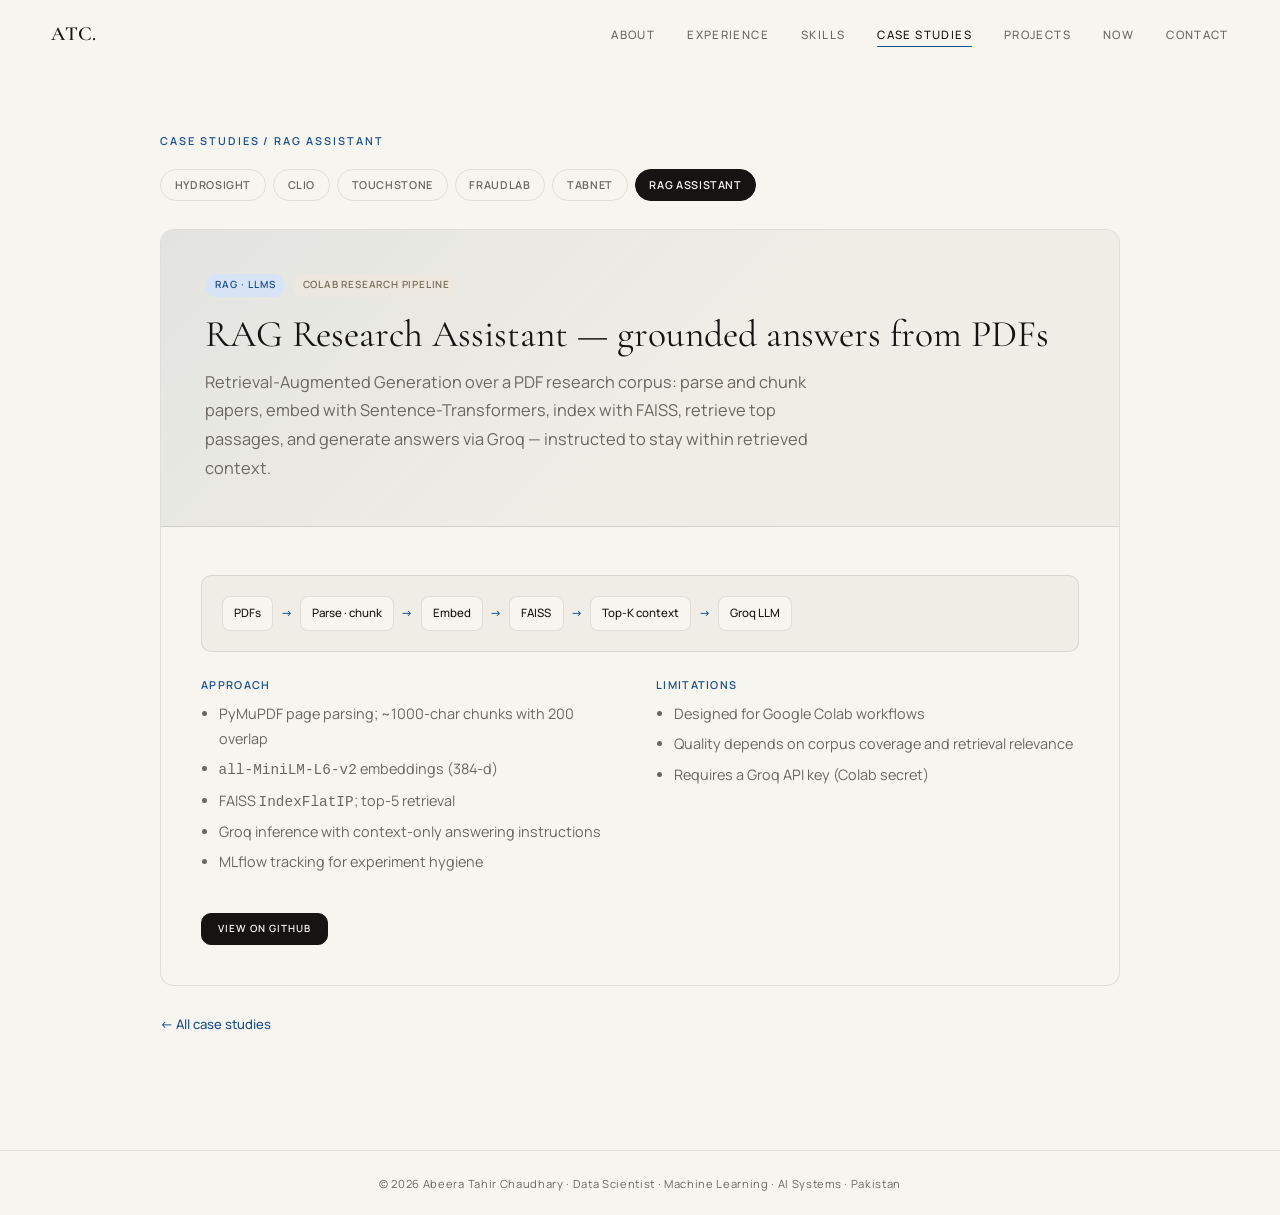
<file: case-rag.html>
<!DOCTYPE html>
<html lang="en">
<head>
  <meta charset="UTF-8" />
  <meta name="viewport" content="width=device-width, initial-scale=1.0" />
  <meta name="theme-color" content="#F7F5F0" />
  <link rel="icon" href="favicon.svg" type="image/svg+xml" />
  <link rel="icon" href="favicon.ico" sizes="any" />
  <link rel="icon" href="favicon-32x32.png" type="image/png" sizes="32x32" />
  <link rel="apple-touch-icon" href="apple-touch-icon.png" />
  <title>RAG Assistant — Case Study · Abeera Tahir Chaudhary</title>
  <meta name="description" content="RAG Research Assistant — grounded answers from PDFs" />
  <meta name="author" content="Abeera Tahir Chaudhary" />
  <link rel="canonical" href="https://abeeraisabeera.github.io/My-Portfolio/case-rag.html" />
  <meta property="og:type" content="website" />
  <meta property="og:url" content="https://abeeraisabeera.github.io/My-Portfolio/case-rag.html" />
  <meta property="og:title" content="RAG Assistant — Case Study · Abeera Tahir Chaudhary" />
  <meta property="og:description" content="RAG Research Assistant — grounded answers from PDFs" />
  <meta property="og:site_name" content="Abeera Tahir Chaudhary Portfolio" />
  <meta name="twitter:card" content="summary" />
  <meta name="twitter:title" content="RAG Assistant — Case Study · Abeera Tahir Chaudhary" />
  <meta name="twitter:description" content="RAG Research Assistant — grounded answers from PDFs" />
  <link rel="preconnect" href="https://fonts.googleapis.com" />
  <link rel="preconnect" href="https://fonts.gstatic.com" crossorigin />
  <link href="https://fonts.googleapis.com/css2?family=Cormorant+Garamond:ital,wght@0,300;0,400;0,600;1,300;1,400&family=Manrope:wght@300;400;500;600&display=swap" rel="stylesheet" media="print" onload="this.media='all'" />
  <noscript><link href="https://fonts.googleapis.com/css2?family=Cormorant+Garamond:ital,wght@0,300;0,400;0,600;1,300;1,400&family=Manrope:wght@300;400;500;600&display=swap" rel="stylesheet" /></noscript>
  <link rel="stylesheet" href="css/portfolio.css" />
  
</head>
<body class="page" data-page="case-studies.html">
<nav class="site-nav" id="siteNav" aria-label="Primary">
  <a class="nav-logo" href="index.html">ATC.</a>
    <ul class="nav-links">
    <li><a href="about.html">About</a></li>
    <li><a href="experience.html">Experience</a></li>
    <li><a href="skills.html">Skills</a></li>
    <li><a href="case-studies.html" class="is-active" aria-current="page">Case Studies</a></li>
    <li><a href="projects.html">Projects</a></li>
    <li><a href="now.html">Now</a></li>
    <li><a href="contact.html">Contact</a></li>
  </ul>
  <button class="hamburger" id="hamburger" aria-label="Toggle menu" aria-expanded="false">
    <span></span><span></span><span></span>
  </button>
</nav>

<nav class="mobile-menu" id="mobileMenu" aria-hidden="true" aria-label="Mobile">
  <a href="about.html">About</a>
  <a href="experience.html">Experience</a>
  <a href="skills.html">Skills</a>
  <a href="case-studies.html" class="is-active" aria-current="page">Case Studies</a>
  <a href="projects.html">Projects</a>
  <a href="now.html">Now</a>
  <a href="contact.html">Contact</a>
</nav>

<main class="page-main">
<section class="page-section case-page">
  <p class="section-label reveal"><a class="crumb" href="case-studies.html">Case Studies</a> / RAG Assistant</p>
  <nav class="case-page-nav reveal" aria-label="Case studies"><a href="case-hydrosight.html">HydroSight</a><a href="case-clio.html">CLIO</a><a href="case-touchstone.html">TouchStone</a><a href="case-fraudlab.html">FraudLab</a><a href="case-tabnet.html">TabNet</a><a href="case-rag.html" class="is-active">RAG Assistant</a></nav>
  <article class="case-study case-study-solo reveal" id="case-rag">
  <div class="case-hero">
      <div class="case-meta">
        <span class="case-tag">RAG · LLMs</span>
        <span class="case-status">Colab research pipeline</span>
      </div>
      <h3>RAG Research Assistant — grounded answers from PDFs</h3>
      <p class="case-lede">Retrieval-Augmented Generation over a PDF research corpus: parse and chunk papers, embed with Sentence-Transformers, index with FAISS, retrieve top passages, and generate answers via Groq — instructed to stay within retrieved context.</p>
    </div>
    <div class="case-body">
      <div class="arch-diagram" aria-label="RAG pipeline">
        <div class="arch-flow">
          <span class="arch-node">PDFs</span>
          <span class="arch-arrow">→</span>
          <span class="arch-node">Parse · chunk</span>
          <span class="arch-arrow">→</span>
          <span class="arch-node">Embed</span>
          <span class="arch-arrow">→</span>
          <span class="arch-node">FAISS</span>
          <span class="arch-arrow">→</span>
          <span class="arch-node">Top-K context</span>
          <span class="arch-arrow">→</span>
          <span class="arch-node">Groq LLM</span>
        </div>
      </div>
      <div class="case-grid">
        <div class="case-block">
          <h4>Approach</h4>
          <ul>
            <li>PyMuPDF page parsing; ~1000-char chunks with 200 overlap</li>
            <li><code>all-MiniLM-L6-v2</code> embeddings (384-d)</li>
            <li>FAISS <code>IndexFlatIP</code>; top-5 retrieval</li>
            <li>Groq inference with context-only answering instructions</li>
            <li>MLflow tracking for experiment hygiene</li>
          </ul>
        </div>
        <div class="case-block">
          <h4>Limitations</h4>
          <ul>
            <li>Designed for Google Colab workflows</li>
            <li>Quality depends on corpus coverage and retrieval relevance</li>
            <li>Requires a Groq API key (Colab secret)</li>
          </ul>
        </div>
      </div>
      <div class="case-actions">
        <a class="btn btn-primary btn-sm" href="https://github.com/abeeraisabeera/Rag-Research-Assistant" target="_blank" rel="noopener">View on GitHub</a>
      </div>
    </div>
  </article>
  <div class="case-pager reveal">
    <a href="case-studies.html">← All case studies</a>
  </div>
</section>
</main>


<footer>
  <p>© 2026 Abeera Tahir Chaudhary · Data Scientist · Machine Learning · AI Systems · Pakistan</p>
</footer>


<script src="js/main.js" defer></script>

</body>
</html>
</file>
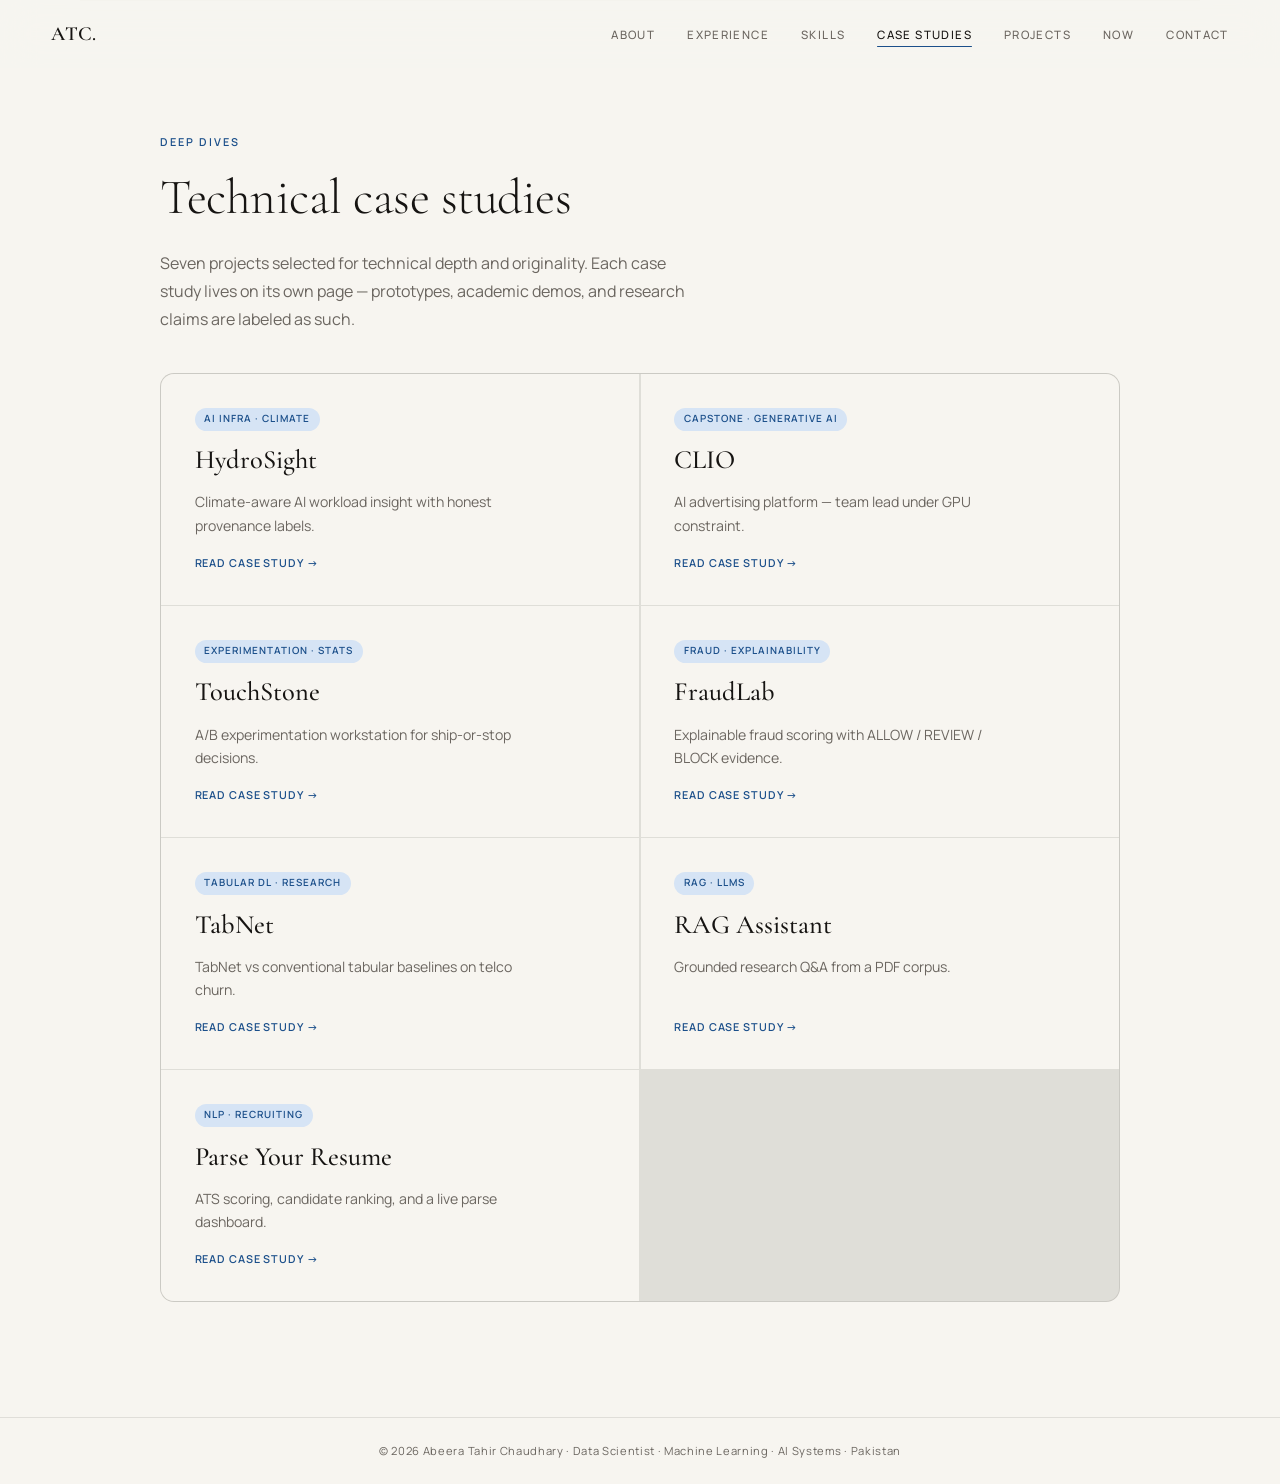
<file: case-studies.html>
<!DOCTYPE html>
<html lang="en">
<head>
  <meta charset="UTF-8" />
  <meta name="viewport" content="width=device-width, initial-scale=1.0" />
  <meta name="theme-color" content="#F7F5F0" />
  <link rel="icon" href="favicon.svg" type="image/svg+xml" />
  <link rel="icon" href="favicon.ico" sizes="any" />
  <link rel="icon" href="favicon-32x32.png" type="image/png" sizes="32x32" />
  <link rel="apple-touch-icon" href="apple-touch-icon.png" />
  <title>Case Studies — Abeera Tahir Chaudhary</title>
  <meta name="description" content="Technical case studies: HydroSight, CLIO, TouchStone, FraudLab, TabNet, RAG, and Parse Your Resume." />
  <meta name="author" content="Abeera Tahir Chaudhary" />
  <link rel="canonical" href="https://abeeraisabeera.github.io/My-Portfolio/case-studies.html" />
  <meta property="og:type" content="website" />
  <meta property="og:url" content="https://abeeraisabeera.github.io/My-Portfolio/case-studies.html" />
  <meta property="og:title" content="Case Studies — Abeera Tahir Chaudhary" />
  <meta property="og:description" content="Technical case studies: HydroSight, CLIO, TouchStone, FraudLab, TabNet, RAG, and Parse Your Resume." />
  <meta property="og:site_name" content="Abeera Tahir Chaudhary Portfolio" />
  <meta name="twitter:card" content="summary" />
  <meta name="twitter:title" content="Case Studies — Abeera Tahir Chaudhary" />
  <meta name="twitter:description" content="Technical case studies: HydroSight, CLIO, TouchStone, FraudLab, TabNet, RAG, and Parse Your Resume." />
  <link rel="preconnect" href="https://fonts.googleapis.com" />
  <link rel="preconnect" href="https://fonts.gstatic.com" crossorigin />
  <link href="https://fonts.googleapis.com/css2?family=Cormorant+Garamond:ital,wght@0,300;0,400;0,600;1,300;1,400&family=Manrope:wght@300;400;500;600&display=swap" rel="stylesheet" media="print" onload="this.media='all'" />
  <noscript><link href="https://fonts.googleapis.com/css2?family=Cormorant+Garamond:ital,wght@0,300;0,400;0,600;1,300;1,400&family=Manrope:wght@300;400;500;600&display=swap" rel="stylesheet" /></noscript>
  <link rel="stylesheet" href="css/portfolio.css" />
  
</head>
<body class="page" data-page="case-studies.html">
<nav class="site-nav" id="siteNav" aria-label="Primary">
  <a class="nav-logo" href="index.html">ATC.</a>
    <ul class="nav-links">
    <li><a href="about.html">About</a></li>
    <li><a href="experience.html">Experience</a></li>
    <li><a href="skills.html">Skills</a></li>
    <li><a href="case-studies.html" class="is-active" aria-current="page">Case Studies</a></li>
    <li><a href="projects.html">Projects</a></li>
    <li><a href="now.html">Now</a></li>
    <li><a href="contact.html">Contact</a></li>
  </ul>
  <button class="hamburger" id="hamburger" aria-label="Toggle menu" aria-expanded="false">
    <span></span><span></span><span></span>
  </button>
</nav>

<nav class="mobile-menu" id="mobileMenu" aria-hidden="true" aria-label="Mobile">
  <a href="about.html">About</a>
  <a href="experience.html">Experience</a>
  <a href="skills.html">Skills</a>
  <a href="case-studies.html" class="is-active" aria-current="page">Case Studies</a>
  <a href="projects.html">Projects</a>
  <a href="now.html">Now</a>
  <a href="contact.html">Contact</a>
</nav>

<main class="page-main">
<section id="case-studies" class="page-section">
  <p class="section-label reveal">Deep Dives</p>
  <h1 class="page-title reveal reveal-delay-1">Technical case studies</h1>
  <p class="case-intro reveal reveal-delay-2">
    Seven projects selected for technical depth and originality. Each case study lives on its own page — prototypes, academic demos, and research claims are labeled as such.
  </p>
  <div class="case-hub-grid">
    <a class="case-hub-card reveal" href="case-hydrosight.html">
      <span class="case-tag">AI Infra · Climate</span>
      <strong>HydroSight</strong>
      <p>Climate-aware AI workload insight with honest provenance labels.</p>
      <span class="case-hub-go">Read case study →</span>
    </a>
    <a class="case-hub-card reveal" href="case-clio.html">
      <span class="case-tag">Capstone · Generative AI</span>
      <strong>CLIO</strong>
      <p>AI advertising platform — team lead under GPU constraint.</p>
      <span class="case-hub-go">Read case study →</span>
    </a>
    <a class="case-hub-card reveal" href="case-touchstone.html">
      <span class="case-tag">Experimentation · Stats</span>
      <strong>TouchStone</strong>
      <p>A/B experimentation workstation for ship-or-stop decisions.</p>
      <span class="case-hub-go">Read case study →</span>
    </a>
    <a class="case-hub-card reveal" href="case-fraudlab.html">
      <span class="case-tag">Fraud · Explainability</span>
      <strong>FraudLab</strong>
      <p>Explainable fraud scoring with ALLOW / REVIEW / BLOCK evidence.</p>
      <span class="case-hub-go">Read case study →</span>
    </a>
    <a class="case-hub-card reveal" href="case-tabnet.html">
      <span class="case-tag">Tabular DL · Research</span>
      <strong>TabNet</strong>
      <p>TabNet vs conventional tabular baselines on telco churn.</p>
      <span class="case-hub-go">Read case study →</span>
    </a>
    <a class="case-hub-card reveal" href="case-rag.html">
      <span class="case-tag">RAG · LLMs</span>
      <strong>RAG Assistant</strong>
      <p>Grounded research Q&amp;A from a PDF corpus.</p>
      <span class="case-hub-go">Read case study →</span>
    </a>
    <a class="case-hub-card reveal" href="case-parse-resume.html">
      <span class="case-tag">NLP · Recruiting</span>
      <strong>Parse Your Resume</strong>
      <p>ATS scoring, candidate ranking, and a live parse dashboard.</p>
      <span class="case-hub-go">Read case study →</span>
    </a>
  </div>
</section>
</main>


<footer>
  <p>© 2026 Abeera Tahir Chaudhary · Data Scientist · Machine Learning · AI Systems · Pakistan</p>
</footer>


<script src="js/main.js" defer></script>

</body>
</html>
</file>
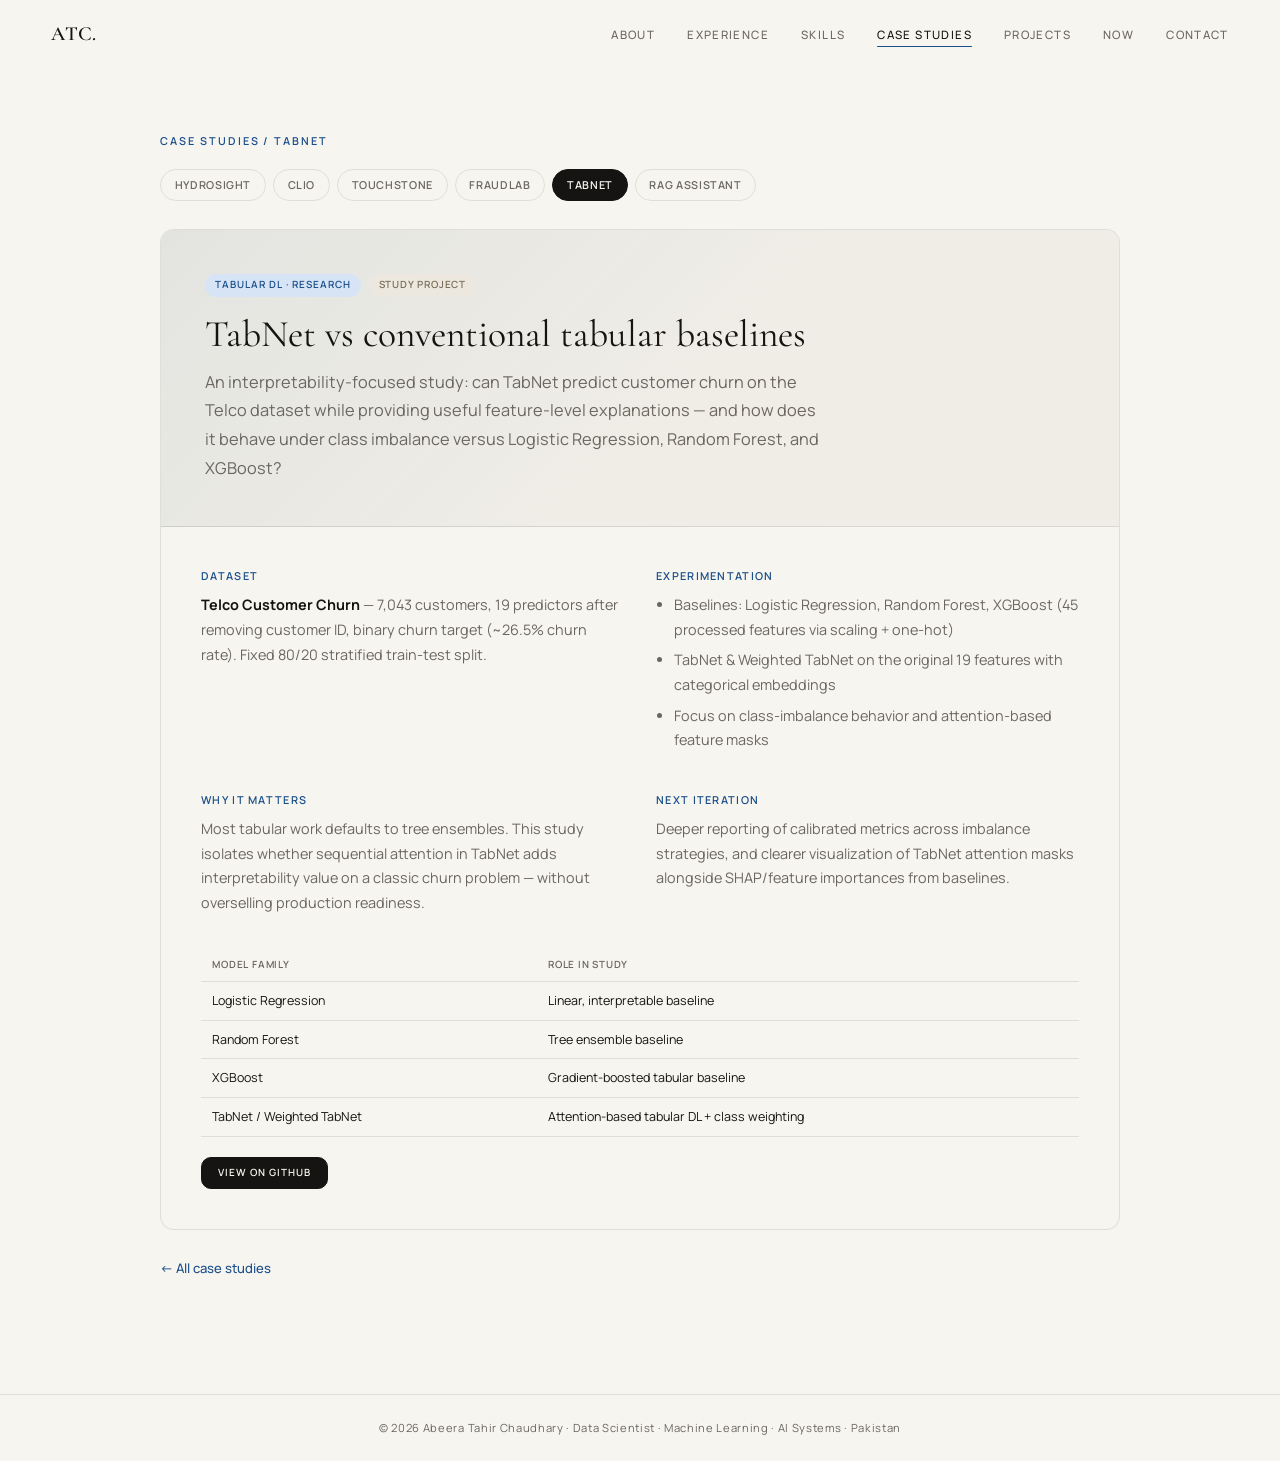
<file: case-tabnet.html>
<!DOCTYPE html>
<html lang="en">
<head>
  <meta charset="UTF-8" />
  <meta name="viewport" content="width=device-width, initial-scale=1.0" />
  <meta name="theme-color" content="#F7F5F0" />
  <link rel="icon" href="favicon.svg" type="image/svg+xml" />
  <link rel="icon" href="favicon.ico" sizes="any" />
  <link rel="icon" href="favicon-32x32.png" type="image/png" sizes="32x32" />
  <link rel="apple-touch-icon" href="apple-touch-icon.png" />
  <title>TabNet — Case Study · Abeera Tahir Chaudhary</title>
  <meta name="description" content="TabNet vs conventional tabular baselines" />
  <meta name="author" content="Abeera Tahir Chaudhary" />
  <link rel="canonical" href="https://abeeraisabeera.github.io/My-Portfolio/case-tabnet.html" />
  <meta property="og:type" content="website" />
  <meta property="og:url" content="https://abeeraisabeera.github.io/My-Portfolio/case-tabnet.html" />
  <meta property="og:title" content="TabNet — Case Study · Abeera Tahir Chaudhary" />
  <meta property="og:description" content="TabNet vs conventional tabular baselines" />
  <meta property="og:site_name" content="Abeera Tahir Chaudhary Portfolio" />
  <meta name="twitter:card" content="summary" />
  <meta name="twitter:title" content="TabNet — Case Study · Abeera Tahir Chaudhary" />
  <meta name="twitter:description" content="TabNet vs conventional tabular baselines" />
  <link rel="preconnect" href="https://fonts.googleapis.com" />
  <link rel="preconnect" href="https://fonts.gstatic.com" crossorigin />
  <link href="https://fonts.googleapis.com/css2?family=Cormorant+Garamond:ital,wght@0,300;0,400;0,600;1,300;1,400&family=Manrope:wght@300;400;500;600&display=swap" rel="stylesheet" media="print" onload="this.media='all'" />
  <noscript><link href="https://fonts.googleapis.com/css2?family=Cormorant+Garamond:ital,wght@0,300;0,400;0,600;1,300;1,400&family=Manrope:wght@300;400;500;600&display=swap" rel="stylesheet" /></noscript>
  <link rel="stylesheet" href="css/portfolio.css" />
  
</head>
<body class="page" data-page="case-studies.html">
<nav class="site-nav" id="siteNav" aria-label="Primary">
  <a class="nav-logo" href="index.html">ATC.</a>
    <ul class="nav-links">
    <li><a href="about.html">About</a></li>
    <li><a href="experience.html">Experience</a></li>
    <li><a href="skills.html">Skills</a></li>
    <li><a href="case-studies.html" class="is-active" aria-current="page">Case Studies</a></li>
    <li><a href="projects.html">Projects</a></li>
    <li><a href="now.html">Now</a></li>
    <li><a href="contact.html">Contact</a></li>
  </ul>
  <button class="hamburger" id="hamburger" aria-label="Toggle menu" aria-expanded="false">
    <span></span><span></span><span></span>
  </button>
</nav>

<nav class="mobile-menu" id="mobileMenu" aria-hidden="true" aria-label="Mobile">
  <a href="about.html">About</a>
  <a href="experience.html">Experience</a>
  <a href="skills.html">Skills</a>
  <a href="case-studies.html" class="is-active" aria-current="page">Case Studies</a>
  <a href="projects.html">Projects</a>
  <a href="now.html">Now</a>
  <a href="contact.html">Contact</a>
</nav>

<main class="page-main">
<section class="page-section case-page">
  <p class="section-label reveal"><a class="crumb" href="case-studies.html">Case Studies</a> / TabNet</p>
  <nav class="case-page-nav reveal" aria-label="Case studies"><a href="case-hydrosight.html">HydroSight</a><a href="case-clio.html">CLIO</a><a href="case-touchstone.html">TouchStone</a><a href="case-fraudlab.html">FraudLab</a><a href="case-tabnet.html" class="is-active">TabNet</a><a href="case-rag.html">RAG Assistant</a></nav>
  <article class="case-study case-study-solo reveal" id="case-tabnet">
  <div class="case-hero">
      <div class="case-meta">
        <span class="case-tag">Tabular DL · Research</span>
        <span class="case-status">Study project</span>
      </div>
      <h3>TabNet vs conventional tabular baselines</h3>
      <p class="case-lede">An interpretability-focused study: can TabNet predict customer churn on the Telco dataset while providing useful feature-level explanations — and how does it behave under class imbalance versus Logistic Regression, Random Forest, and XGBoost?</p>
    </div>
    <div class="case-body">
      <div class="case-grid">
        <div class="case-block">
          <h4>Dataset</h4>
          <p><strong>Telco Customer Churn</strong> — 7,043 customers, 19 predictors after removing customer ID, binary churn target (~26.5% churn rate). Fixed 80/20 stratified train-test split.</p>
        </div>
        <div class="case-block">
          <h4>Experimentation</h4>
          <ul>
            <li>Baselines: Logistic Regression, Random Forest, XGBoost (45 processed features via scaling + one-hot)</li>
            <li>TabNet &amp; Weighted TabNet on the original 19 features with categorical embeddings</li>
            <li>Focus on class-imbalance behavior and attention-based feature masks</li>
          </ul>
        </div>
        <div class="case-block">
          <h4>Why it matters</h4>
          <p>Most tabular work defaults to tree ensembles. This study isolates whether sequential attention in TabNet adds interpretability value on a classic churn problem — without overselling production readiness.</p>
        </div>
        <div class="case-block">
          <h4>Next iteration</h4>
          <p>Deeper reporting of calibrated metrics across imbalance strategies, and clearer visualization of TabNet attention masks alongside SHAP/feature importances from baselines.</p>
        </div>
      </div>
      <table class="compare-table" aria-label="Models evaluated">
        <thead>
          <tr><th>Model family</th><th>Role in study</th></tr>
        </thead>
        <tbody>
          <tr><td>Logistic Regression</td><td>Linear, interpretable baseline</td></tr>
          <tr><td>Random Forest</td><td>Tree ensemble baseline</td></tr>
          <tr><td>XGBoost</td><td>Gradient-boosted tabular baseline</td></tr>
          <tr><td>TabNet / Weighted TabNet</td><td>Attention-based tabular DL + class weighting</td></tr>
        </tbody>
      </table>
      <div class="case-actions">
        <a class="btn btn-primary btn-sm" href="https://github.com/abeeraisabeera/Tabnet_-_Conventional_Tabular_ML_Baselines" target="_blank" rel="noopener">View on GitHub</a>
      </div>
    </div>
  </article>
  <div class="case-pager reveal">
    <a href="case-studies.html">← All case studies</a>
  </div>
</section>
</main>


<footer>
  <p>© 2026 Abeera Tahir Chaudhary · Data Scientist · Machine Learning · AI Systems · Pakistan</p>
</footer>


<script src="js/main.js" defer></script>

</body>
</html>
</file>
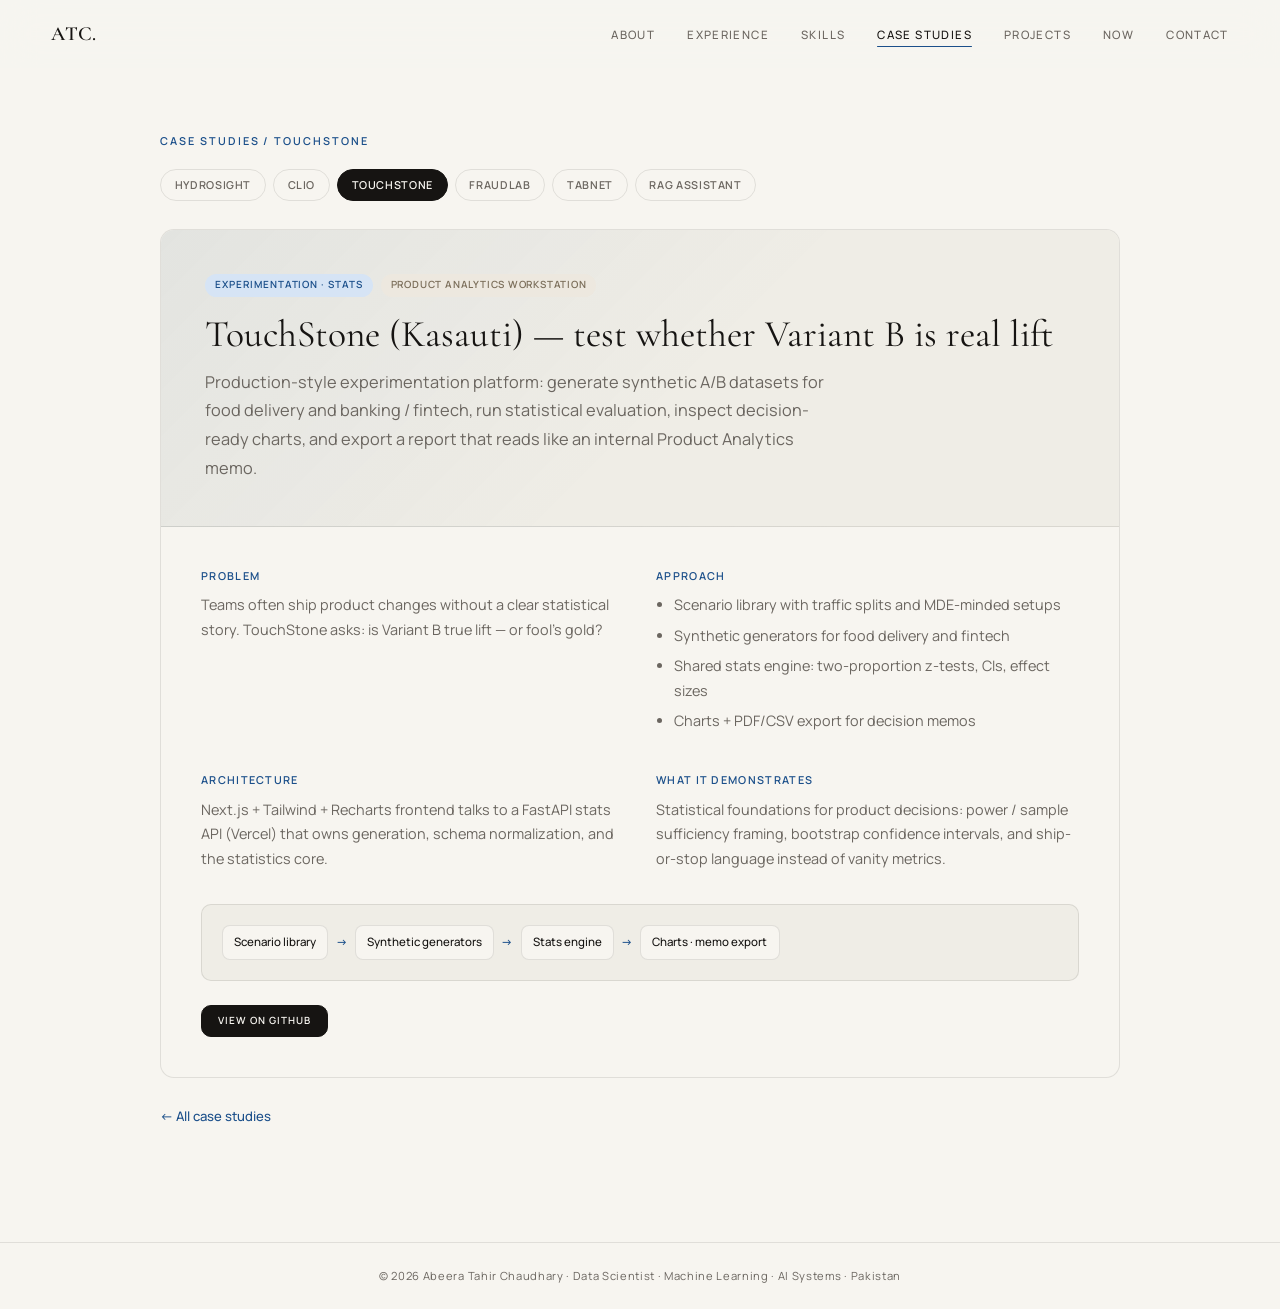
<file: case-touchstone.html>
<!DOCTYPE html>
<html lang="en">
<head>
  <meta charset="UTF-8" />
  <meta name="viewport" content="width=device-width, initial-scale=1.0" />
  <meta name="theme-color" content="#F7F5F0" />
  <link rel="icon" href="favicon.svg" type="image/svg+xml" />
  <link rel="icon" href="favicon.ico" sizes="any" />
  <link rel="icon" href="favicon-32x32.png" type="image/png" sizes="32x32" />
  <link rel="apple-touch-icon" href="apple-touch-icon.png" />
  <title>TouchStone — Case Study · Abeera Tahir Chaudhary</title>
  <meta name="description" content="TouchStone — A/B experimentation workstation" />
  <meta name="author" content="Abeera Tahir Chaudhary" />
  <link rel="canonical" href="https://abeeraisabeera.github.io/My-Portfolio/case-touchstone.html" />
  <meta property="og:type" content="website" />
  <meta property="og:url" content="https://abeeraisabeera.github.io/My-Portfolio/case-touchstone.html" />
  <meta property="og:title" content="TouchStone — Case Study · Abeera Tahir Chaudhary" />
  <meta property="og:description" content="TouchStone — A/B experimentation workstation" />
  <meta property="og:site_name" content="Abeera Tahir Chaudhary Portfolio" />
  <meta name="twitter:card" content="summary" />
  <meta name="twitter:title" content="TouchStone — Case Study · Abeera Tahir Chaudhary" />
  <meta name="twitter:description" content="TouchStone — A/B experimentation workstation" />
  <link rel="preconnect" href="https://fonts.googleapis.com" />
  <link rel="preconnect" href="https://fonts.gstatic.com" crossorigin />
  <link href="https://fonts.googleapis.com/css2?family=Cormorant+Garamond:ital,wght@0,300;0,400;0,600;1,300;1,400&family=Manrope:wght@300;400;500;600&display=swap" rel="stylesheet" media="print" onload="this.media='all'" />
  <noscript><link href="https://fonts.googleapis.com/css2?family=Cormorant+Garamond:ital,wght@0,300;0,400;0,600;1,300;1,400&family=Manrope:wght@300;400;500;600&display=swap" rel="stylesheet" /></noscript>
  <link rel="stylesheet" href="css/portfolio.css" />
  
</head>
<body class="page" data-page="case-studies.html">
<nav class="site-nav" id="siteNav" aria-label="Primary">
  <a class="nav-logo" href="index.html">ATC.</a>
    <ul class="nav-links">
    <li><a href="about.html">About</a></li>
    <li><a href="experience.html">Experience</a></li>
    <li><a href="skills.html">Skills</a></li>
    <li><a href="case-studies.html" class="is-active" aria-current="page">Case Studies</a></li>
    <li><a href="projects.html">Projects</a></li>
    <li><a href="now.html">Now</a></li>
    <li><a href="contact.html">Contact</a></li>
  </ul>
  <button class="hamburger" id="hamburger" aria-label="Toggle menu" aria-expanded="false">
    <span></span><span></span><span></span>
  </button>
</nav>

<nav class="mobile-menu" id="mobileMenu" aria-hidden="true" aria-label="Mobile">
  <a href="about.html">About</a>
  <a href="experience.html">Experience</a>
  <a href="skills.html">Skills</a>
  <a href="case-studies.html" class="is-active" aria-current="page">Case Studies</a>
  <a href="projects.html">Projects</a>
  <a href="now.html">Now</a>
  <a href="contact.html">Contact</a>
</nav>

<main class="page-main">
<section class="page-section case-page">
  <p class="section-label reveal"><a class="crumb" href="case-studies.html">Case Studies</a> / TouchStone</p>
  <nav class="case-page-nav reveal" aria-label="Case studies"><a href="case-hydrosight.html">HydroSight</a><a href="case-clio.html">CLIO</a><a href="case-touchstone.html" class="is-active">TouchStone</a><a href="case-fraudlab.html">FraudLab</a><a href="case-tabnet.html">TabNet</a><a href="case-rag.html">RAG Assistant</a></nav>
  <article class="case-study case-study-solo reveal" id="case-touchstone">
  <div class="case-hero">
      <div class="case-meta">
        <span class="case-tag">Experimentation · Stats</span>
        <span class="case-status">Product analytics workstation</span>
      </div>
      <h3>TouchStone (Kasauti) — test whether Variant B is real lift</h3>
      <p class="case-lede">Production-style experimentation platform: generate synthetic A/B datasets for food delivery and banking / fintech, run statistical evaluation, inspect decision-ready charts, and export a report that reads like an internal Product Analytics memo.</p>
    </div>
    <div class="case-body">
      <div class="case-grid">
        <div class="case-block">
          <h4>Problem</h4>
          <p>Teams often ship product changes without a clear statistical story. TouchStone asks: is Variant B true lift — or fool’s gold?</p>
        </div>
        <div class="case-block">
          <h4>Approach</h4>
          <ul>
            <li>Scenario library with traffic splits and MDE-minded setups</li>
            <li>Synthetic generators for food delivery and fintech</li>
            <li>Shared stats engine: two-proportion z-tests, CIs, effect sizes</li>
            <li>Charts + PDF/CSV export for decision memos</li>
          </ul>
        </div>
        <div class="case-block">
          <h4>Architecture</h4>
          <p>Next.js + Tailwind + Recharts frontend talks to a FastAPI stats API (Vercel) that owns generation, schema normalization, and the statistics core.</p>
        </div>
        <div class="case-block">
          <h4>What it demonstrates</h4>
          <p>Statistical foundations for product decisions: power / sample sufficiency framing, bootstrap confidence intervals, and ship-or-stop language instead of vanity metrics.</p>
        </div>
      </div>
      <div class="arch-diagram" aria-label="TouchStone architecture flow">
        <div class="arch-flow">
          <span class="arch-node">Scenario library</span>
          <span class="arch-arrow">→</span>
          <span class="arch-node">Synthetic generators</span>
          <span class="arch-arrow">→</span>
          <span class="arch-node">Stats engine</span>
          <span class="arch-arrow">→</span>
          <span class="arch-node">Charts · memo export</span>
        </div>
      </div>
      <div class="case-actions">
        <a class="btn btn-primary btn-sm" href="https://github.com/abeeraisabeera/TouchStone" target="_blank" rel="noopener">View on GitHub</a>
      </div>
    </div>
  </article>
  <div class="case-pager reveal">
    <a href="case-studies.html">← All case studies</a>
  </div>
</section>
</main>


<footer>
  <p>© 2026 Abeera Tahir Chaudhary · Data Scientist · Machine Learning · AI Systems · Pakistan</p>
</footer>


<script src="js/main.js" defer></script>

</body>
</html>
</file>
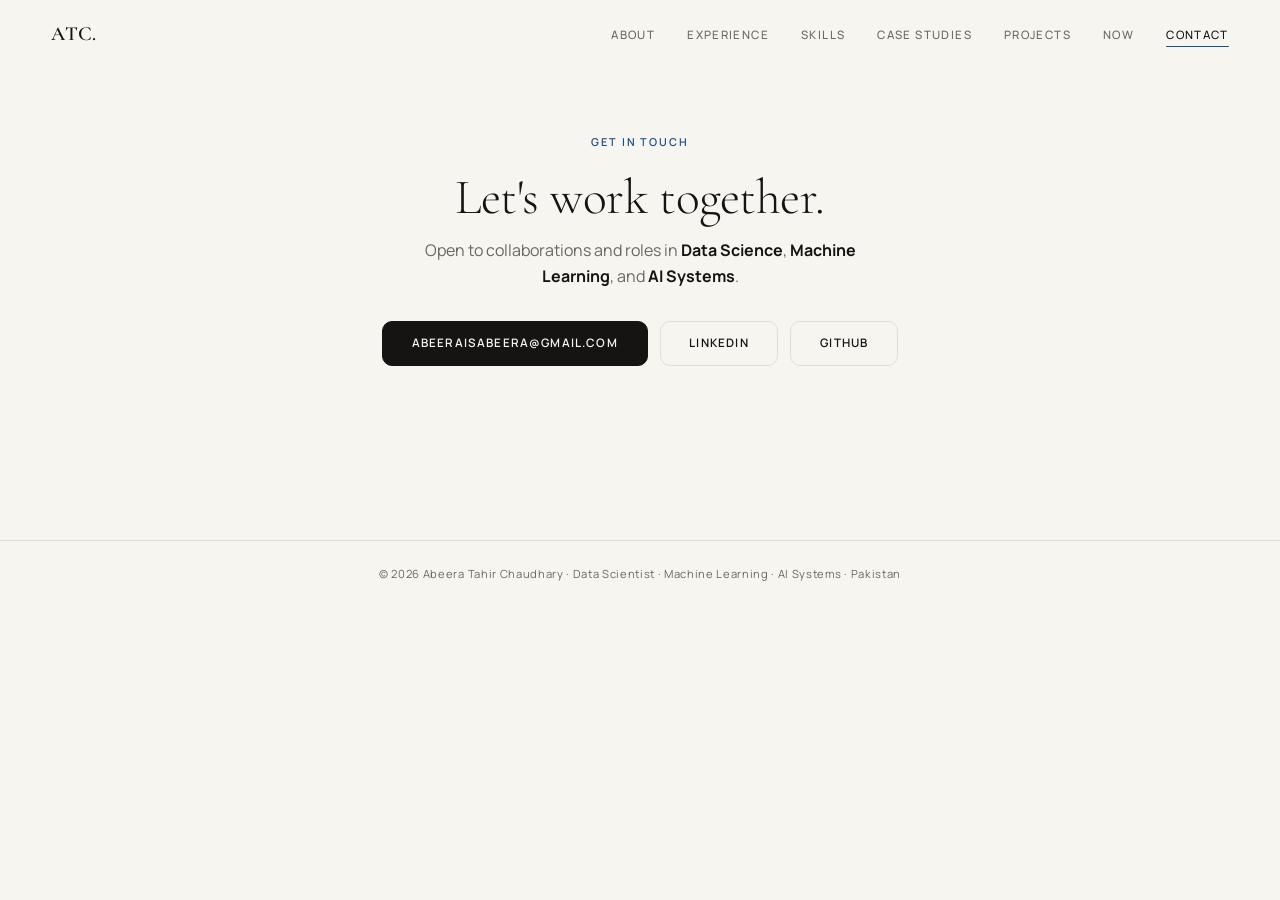
<file: contact.html>
<!DOCTYPE html>
<html lang="en">
<head>
  <meta charset="UTF-8" />
  <meta name="viewport" content="width=device-width, initial-scale=1.0" />
  <meta name="theme-color" content="#F7F5F0" />
  <link rel="icon" href="favicon.svg" type="image/svg+xml" />
  <link rel="icon" href="favicon.ico" sizes="any" />
  <link rel="icon" href="favicon-32x32.png" type="image/png" sizes="32x32" />
  <link rel="apple-touch-icon" href="apple-touch-icon.png" />
  <title>Contact — Abeera Tahir Chaudhary</title>
  <meta name="description" content="Get in touch for Data Science, Machine Learning, and AI Systems collaborations." />
  <meta name="author" content="Abeera Tahir Chaudhary" />
  <link rel="canonical" href="https://abeeraisabeera.github.io/My-Portfolio/contact.html" />
  <meta property="og:type" content="website" />
  <meta property="og:url" content="https://abeeraisabeera.github.io/My-Portfolio/contact.html" />
  <meta property="og:title" content="Contact — Abeera Tahir Chaudhary" />
  <meta property="og:description" content="Get in touch for Data Science, Machine Learning, and AI Systems collaborations." />
  <meta property="og:site_name" content="Abeera Tahir Chaudhary Portfolio" />
  <meta name="twitter:card" content="summary" />
  <meta name="twitter:title" content="Contact — Abeera Tahir Chaudhary" />
  <meta name="twitter:description" content="Get in touch for Data Science, Machine Learning, and AI Systems collaborations." />
  <link rel="preconnect" href="https://fonts.googleapis.com" />
  <link rel="preconnect" href="https://fonts.gstatic.com" crossorigin />
  <link href="https://fonts.googleapis.com/css2?family=Cormorant+Garamond:ital,wght@0,300;0,400;0,600;1,300;1,400&family=Manrope:wght@300;400;500;600&display=swap" rel="stylesheet" media="print" onload="this.media='all'" />
  <noscript><link href="https://fonts.googleapis.com/css2?family=Cormorant+Garamond:ital,wght@0,300;0,400;0,600;1,300;1,400&family=Manrope:wght@300;400;500;600&display=swap" rel="stylesheet" /></noscript>
  <link rel="stylesheet" href="css/portfolio.css" />
  
</head>
<body class="page" data-page="contact.html">
<nav class="site-nav" id="siteNav" aria-label="Primary">
  <a class="nav-logo" href="index.html">ATC.</a>
    <ul class="nav-links">
    <li><a href="about.html">About</a></li>
    <li><a href="experience.html">Experience</a></li>
    <li><a href="skills.html">Skills</a></li>
    <li><a href="case-studies.html">Case Studies</a></li>
    <li><a href="projects.html">Projects</a></li>
    <li><a href="now.html">Now</a></li>
    <li><a href="contact.html" class="is-active" aria-current="page">Contact</a></li>
  </ul>
  <button class="hamburger" id="hamburger" aria-label="Toggle menu" aria-expanded="false">
    <span></span><span></span><span></span>
  </button>
</nav>

<nav class="mobile-menu" id="mobileMenu" aria-hidden="true" aria-label="Mobile">
  <a href="about.html">About</a>
  <a href="experience.html">Experience</a>
  <a href="skills.html">Skills</a>
  <a href="case-studies.html">Case Studies</a>
  <a href="projects.html">Projects</a>
  <a href="now.html">Now</a>
  <a href="contact.html" class="is-active" aria-current="page">Contact</a>
</nav>
<main class="page-main"><section id="contact" class="page-section"><p class="section-label reveal">Get in Touch</p>
  <h1 class="page-title reveal reveal-delay-1">Let's work together.</h1>
  <p class="contact-sub reveal reveal-delay-2">Open to collaborations and roles in <strong>Data Science</strong>, <strong>Machine Learning</strong>, and <strong>AI Systems</strong>.</p>
  <div class="contact-links reveal reveal-delay-3">
    <a class="btn btn-primary" href="mailto:abeeraisabeera@gmail.com">abeeraisabeera@gmail.com</a>
    <a class="btn btn-ghost" href="https://www.linkedin.com/in/abeeratahirchaudhary" target="_blank" rel="noopener">LinkedIn</a>
    <a class="btn btn-ghost" href="https://github.com/abeeraisabeera" target="_blank" rel="noopener">GitHub</a>
  </div></section></main>

<footer>
  <p>© 2026 Abeera Tahir Chaudhary · Data Scientist · Machine Learning · AI Systems · Pakistan</p>
</footer>


<script src="js/main.js" defer></script>

</body>
</html>
</file>
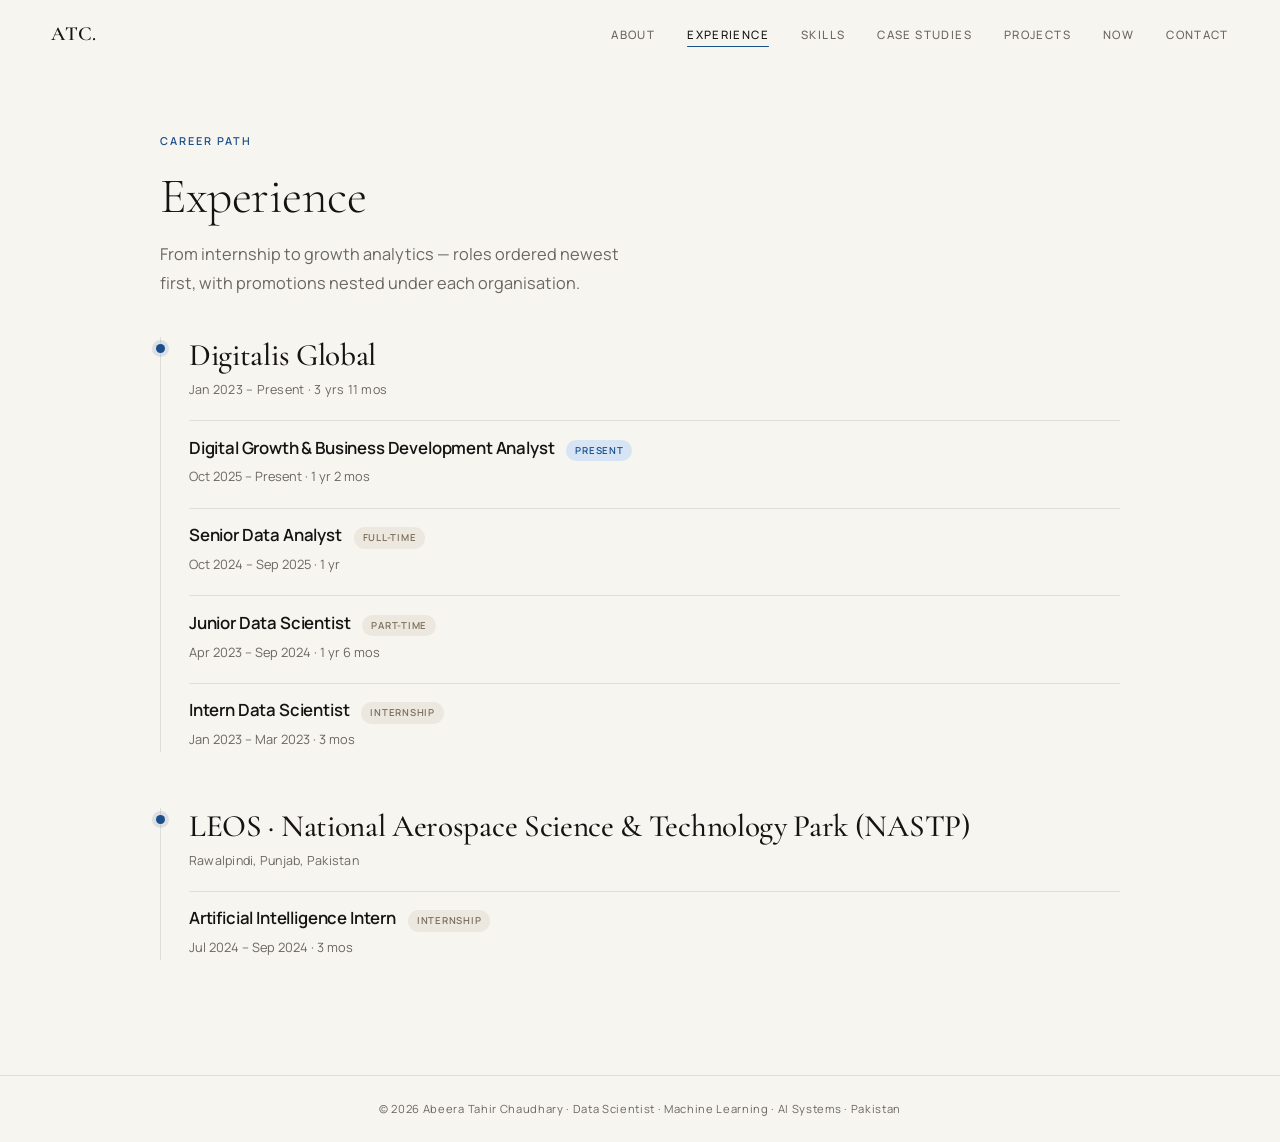
<file: experience.html>
<!DOCTYPE html>
<html lang="en">
<head>
  <meta charset="UTF-8" />
  <meta name="viewport" content="width=device-width, initial-scale=1.0" />
  <meta name="theme-color" content="#F7F5F0" />
  <link rel="icon" href="favicon.svg" type="image/svg+xml" />
  <link rel="icon" href="favicon.ico" sizes="any" />
  <link rel="icon" href="favicon-32x32.png" type="image/png" sizes="32x32" />
  <link rel="apple-touch-icon" href="apple-touch-icon.png" />
  <title>Experience — Abeera Tahir Chaudhary</title>
  <meta name="description" content="Professional experience: Digitalis Global (growth analytics to data science) and AI internship at LEOS, NASTP." />
  <meta name="author" content="Abeera Tahir Chaudhary" />
  <link rel="canonical" href="https://abeeraisabeera.github.io/My-Portfolio/experience.html" />
  <meta property="og:type" content="website" />
  <meta property="og:url" content="https://abeeraisabeera.github.io/My-Portfolio/experience.html" />
  <meta property="og:title" content="Experience — Abeera Tahir Chaudhary" />
  <meta property="og:description" content="Professional experience: Digitalis Global and LEOS / NASTP." />
  <meta property="og:site_name" content="Abeera Tahir Chaudhary Portfolio" />
  <meta name="twitter:card" content="summary" />
  <meta name="twitter:title" content="Experience — Abeera Tahir Chaudhary" />
  <meta name="twitter:description" content="Professional experience: Digitalis Global and LEOS / NASTP." />
  <link rel="preconnect" href="https://fonts.googleapis.com" />
  <link rel="preconnect" href="https://fonts.gstatic.com" crossorigin />
  <link href="https://fonts.googleapis.com/css2?family=Cormorant+Garamond:ital,wght@0,300;0,400;0,600;1,300;1,400&family=Manrope:wght@300;400;500;600&display=swap" rel="stylesheet" media="print" onload="this.media='all'" />
  <noscript><link href="https://fonts.googleapis.com/css2?family=Cormorant+Garamond:ital,wght@0,300;0,400;0,600;1,300;1,400&family=Manrope:wght@300;400;500;600&display=swap" rel="stylesheet" /></noscript>
  <link rel="stylesheet" href="css/portfolio.css" />
</head>
<body class="page" data-page="experience.html">
<nav class="site-nav" id="siteNav" aria-label="Primary">
  <a class="nav-logo" href="index.html">ATC.</a>
    <ul class="nav-links">
    <li><a href="about.html">About</a></li>
    <li><a href="experience.html" class="is-active" aria-current="page">Experience</a></li>
    <li><a href="skills.html">Skills</a></li>
    <li><a href="case-studies.html">Case Studies</a></li>
    <li><a href="projects.html">Projects</a></li>
    <li><a href="now.html">Now</a></li>
    <li><a href="contact.html">Contact</a></li>
  </ul>
  <button class="hamburger" id="hamburger" aria-label="Toggle menu" aria-expanded="false">
    <span></span><span></span><span></span>
  </button>
</nav>

<nav class="mobile-menu" id="mobileMenu" aria-hidden="true" aria-label="Mobile">
  <a href="about.html">About</a>
  <a href="experience.html" class="is-active" aria-current="page">Experience</a>
  <a href="skills.html">Skills</a>
  <a href="case-studies.html">Case Studies</a>
  <a href="projects.html">Projects</a>
  <a href="now.html">Now</a>
  <a href="contact.html">Contact</a>
</nav>

<main class="page-main">
  <section id="experience" class="page-section">
    <p class="section-label reveal">Career path</p>
    <h1 class="page-title reveal reveal-delay-1">Experience</h1>
    <p class="exp-intro reveal reveal-delay-2">
      From internship to growth analytics — roles ordered newest first, with promotions nested under each organisation.
    </p>

    <ol class="exp-timeline">
      <li class="exp-org reveal">
        <header class="exp-org-head">
          <div>
            <h2 class="exp-org-name">Digitalis Global</h2>
            <p class="exp-org-meta">Jan 2023 – Present · 3 yrs 11 mos</p>
          </div>
        </header>
        <ol class="exp-roles">
          <li class="exp-role">
            <div class="exp-role-top">
              <h3>Digital Growth &amp; Business Development Analyst</h3>
              <span class="exp-badge exp-badge-now">Present</span>
            </div>
            <p class="exp-role-meta">Oct 2025 – Present · 1 yr 2 mos</p>
          </li>
          <li class="exp-role">
            <div class="exp-role-top">
              <h3>Senior Data Analyst</h3>
              <span class="exp-badge">Full-time</span>
            </div>
            <p class="exp-role-meta">Oct 2024 – Sep 2025 · 1 yr</p>
          </li>
          <li class="exp-role">
            <div class="exp-role-top">
              <h3>Junior Data Scientist</h3>
              <span class="exp-badge">Part-time</span>
            </div>
            <p class="exp-role-meta">Apr 2023 – Sep 2024 · 1 yr 6 mos</p>
          </li>
          <li class="exp-role">
            <div class="exp-role-top">
              <h3>Intern Data Scientist</h3>
              <span class="exp-badge">Internship</span>
            </div>
            <p class="exp-role-meta">Jan 2023 – Mar 2023 · 3 mos</p>
          </li>
        </ol>
      </li>

      <li class="exp-org reveal reveal-delay-1">
        <header class="exp-org-head">
          <div>
            <h2 class="exp-org-name">LEOS · National Aerospace Science &amp; Technology Park (NASTP)</h2>
            <p class="exp-org-meta">Rawalpindi, Punjab, Pakistan</p>
          </div>
        </header>
        <ol class="exp-roles">
          <li class="exp-role">
            <div class="exp-role-top">
              <h3>Artificial Intelligence Intern</h3>
              <span class="exp-badge">Internship</span>
            </div>
            <p class="exp-role-meta">Jul 2024 – Sep 2024 · 3 mos</p>
          </li>
        </ol>
      </li>
    </ol>
  </section>
</main>

<footer>
  <p>© 2026 Abeera Tahir Chaudhary · Data Scientist · Machine Learning · AI Systems · Pakistan</p>
</footer>

<script src="js/main.js" defer></script>
</body>
</html>
</file>
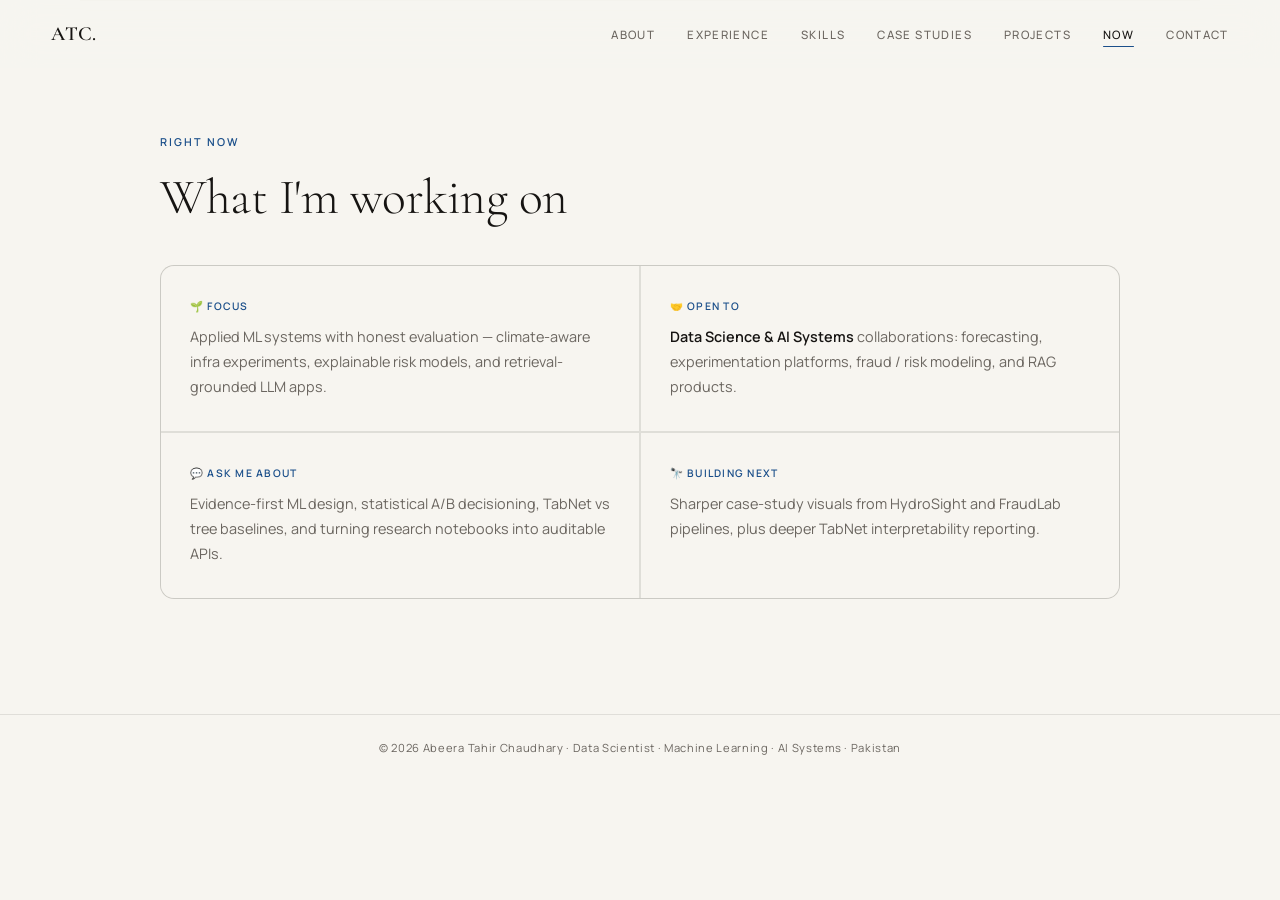
<file: now.html>
<!DOCTYPE html>
<html lang="en">
<head>
  <meta charset="UTF-8" />
  <meta name="viewport" content="width=device-width, initial-scale=1.0" />
  <meta name="theme-color" content="#F7F5F0" />
  <link rel="icon" href="favicon.svg" type="image/svg+xml" />
  <link rel="icon" href="favicon.ico" sizes="any" />
  <link rel="icon" href="favicon-32x32.png" type="image/png" sizes="32x32" />
  <link rel="apple-touch-icon" href="apple-touch-icon.png" />
  <title>Now — Abeera Tahir Chaudhary</title>
  <meta name="description" content="What Abeera is focused on, open to, and building next." />
  <meta name="author" content="Abeera Tahir Chaudhary" />
  <link rel="canonical" href="https://abeeraisabeera.github.io/My-Portfolio/now.html" />
  <meta property="og:type" content="website" />
  <meta property="og:url" content="https://abeeraisabeera.github.io/My-Portfolio/now.html" />
  <meta property="og:title" content="Now — Abeera Tahir Chaudhary" />
  <meta property="og:description" content="What Abeera is focused on, open to, and building next." />
  <meta property="og:site_name" content="Abeera Tahir Chaudhary Portfolio" />
  <meta name="twitter:card" content="summary" />
  <meta name="twitter:title" content="Now — Abeera Tahir Chaudhary" />
  <meta name="twitter:description" content="What Abeera is focused on, open to, and building next." />
  <link rel="preconnect" href="https://fonts.googleapis.com" />
  <link rel="preconnect" href="https://fonts.gstatic.com" crossorigin />
  <link href="https://fonts.googleapis.com/css2?family=Cormorant+Garamond:ital,wght@0,300;0,400;0,600;1,300;1,400&family=Manrope:wght@300;400;500;600&display=swap" rel="stylesheet" media="print" onload="this.media='all'" />
  <noscript><link href="https://fonts.googleapis.com/css2?family=Cormorant+Garamond:ital,wght@0,300;0,400;0,600;1,300;1,400&family=Manrope:wght@300;400;500;600&display=swap" rel="stylesheet" /></noscript>
  <link rel="stylesheet" href="css/portfolio.css" />
  
</head>
<body class="page" data-page="now.html">
<nav class="site-nav" id="siteNav" aria-label="Primary">
  <a class="nav-logo" href="index.html">ATC.</a>
    <ul class="nav-links">
    <li><a href="about.html">About</a></li>
    <li><a href="experience.html">Experience</a></li>
    <li><a href="skills.html">Skills</a></li>
    <li><a href="case-studies.html">Case Studies</a></li>
    <li><a href="projects.html">Projects</a></li>
    <li><a href="now.html" class="is-active" aria-current="page">Now</a></li>
    <li><a href="contact.html">Contact</a></li>
  </ul>
  <button class="hamburger" id="hamburger" aria-label="Toggle menu" aria-expanded="false">
    <span></span><span></span><span></span>
  </button>
</nav>

<nav class="mobile-menu" id="mobileMenu" aria-hidden="true" aria-label="Mobile">
  <a href="about.html">About</a>
  <a href="experience.html">Experience</a>
  <a href="skills.html">Skills</a>
  <a href="case-studies.html">Case Studies</a>
  <a href="projects.html">Projects</a>
  <a href="now.html" class="is-active" aria-current="page">Now</a>
  <a href="contact.html">Contact</a>
</nav>
<main class="page-main"><section id="building" class="page-section"><p class="section-label reveal">Right Now</p>
  <h1 class="page-title reveal reveal-delay-1">What I'm working on</h1>
  <div class="building-grid">
    <div class="building-cell reveal">
      <div class="building-label">🌱 Focus</div>
      <p>Applied ML systems with honest evaluation — climate-aware infra experiments, explainable risk models, and retrieval-grounded LLM apps.</p>
    </div>
    <div class="building-cell reveal reveal-delay-1">
      <div class="building-label">🤝 Open To</div>
      <p><strong>Data Science &amp; AI Systems</strong> collaborations: forecasting, experimentation platforms, fraud / risk modeling, and RAG products.</p>
    </div>
    <div class="building-cell reveal">
      <div class="building-label">💬 Ask Me About</div>
      <p>Evidence-first ML design, statistical A/B decisioning, TabNet vs tree baselines, and turning research notebooks into auditable APIs.</p>
    </div>
    <div class="building-cell reveal reveal-delay-1">
      <div class="building-label">🔭 Building Next</div>
      <p>Sharper case-study visuals from HydroSight and FraudLab pipelines, plus deeper TabNet interpretability reporting.</p>
    </div>
  </div></section></main>

<footer>
  <p>© 2026 Abeera Tahir Chaudhary · Data Scientist · Machine Learning · AI Systems · Pakistan</p>
</footer>


<script src="js/main.js" defer></script>

</body>
</html>
</file>
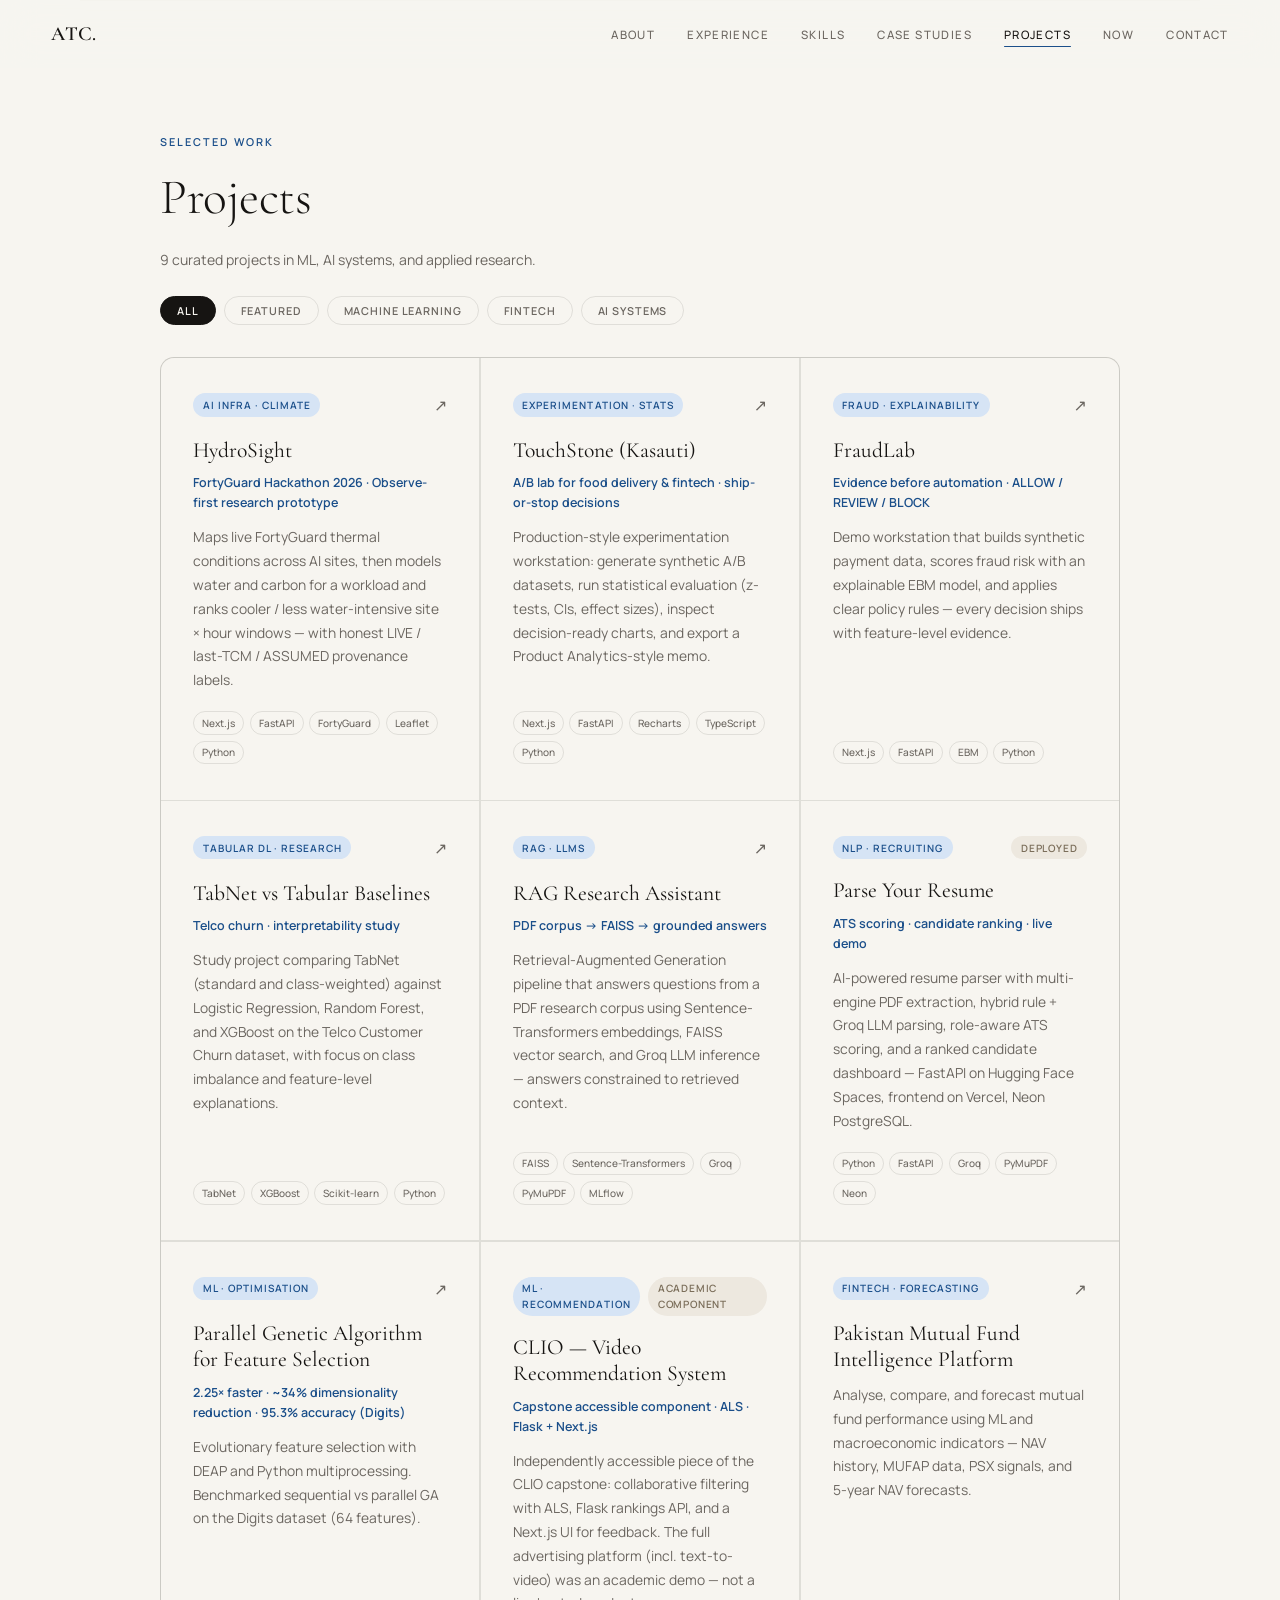
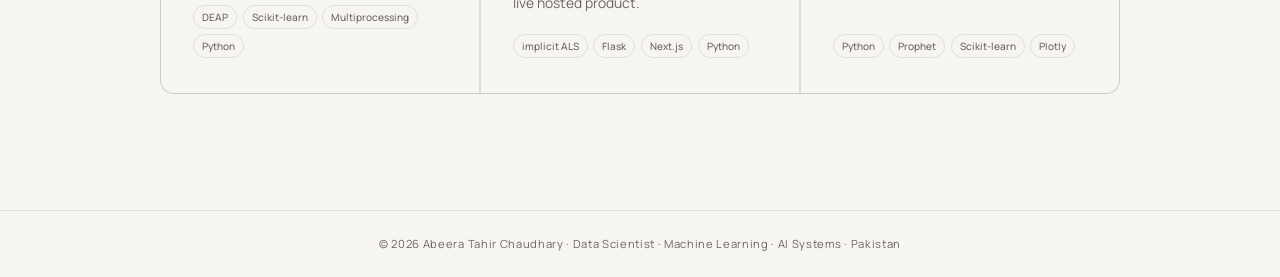
<file: projects.html>
<!DOCTYPE html>
<html lang="en">
<head>
  <meta charset="UTF-8" />
  <meta name="viewport" content="width=device-width, initial-scale=1.0" />
  <meta name="theme-color" content="#F7F5F0" />
  <link rel="icon" href="favicon.svg" type="image/svg+xml" />
  <link rel="icon" href="favicon.ico" sizes="any" />
  <link rel="icon" href="favicon-32x32.png" type="image/png" sizes="32x32" />
  <link rel="apple-touch-icon" href="apple-touch-icon.png" />
  <title>Projects — Abeera Tahir Chaudhary</title>
  <meta name="description" content="Selected ML and AI repositories curated from GitHub." />
  <meta name="author" content="Abeera Tahir Chaudhary" />
  <link rel="canonical" href="https://abeeraisabeera.github.io/My-Portfolio/projects.html" />
  <meta property="og:type" content="website" />
  <meta property="og:url" content="https://abeeraisabeera.github.io/My-Portfolio/projects.html" />
  <meta property="og:title" content="Projects — Abeera Tahir Chaudhary" />
  <meta property="og:description" content="Selected ML and AI repositories curated from GitHub." />
  <meta property="og:site_name" content="Abeera Tahir Chaudhary Portfolio" />
  <meta name="twitter:card" content="summary" />
  <meta name="twitter:title" content="Projects — Abeera Tahir Chaudhary" />
  <meta name="twitter:description" content="Selected ML and AI repositories curated from GitHub." />
  <link rel="preconnect" href="https://fonts.googleapis.com" />
  <link rel="preconnect" href="https://fonts.gstatic.com" crossorigin />
  <link href="https://fonts.googleapis.com/css2?family=Cormorant+Garamond:ital,wght@0,300;0,400;0,600;1,300;1,400&family=Manrope:wght@300;400;500;600&display=swap" rel="stylesheet" media="print" onload="this.media='all'" />
  <noscript><link href="https://fonts.googleapis.com/css2?family=Cormorant+Garamond:ital,wght@0,300;0,400;0,600;1,300;1,400&family=Manrope:wght@300;400;500;600&display=swap" rel="stylesheet" /></noscript>
  <link rel="stylesheet" href="css/portfolio.css" />
  
</head>
<body class="page" data-page="projects.html">
<nav class="site-nav" id="siteNav" aria-label="Primary">
  <a class="nav-logo" href="index.html">ATC.</a>
    <ul class="nav-links">
    <li><a href="about.html">About</a></li>
    <li><a href="experience.html">Experience</a></li>
    <li><a href="skills.html">Skills</a></li>
    <li><a href="case-studies.html">Case Studies</a></li>
    <li><a href="projects.html" class="is-active" aria-current="page">Projects</a></li>
    <li><a href="now.html">Now</a></li>
    <li><a href="contact.html">Contact</a></li>
  </ul>
  <button class="hamburger" id="hamburger" aria-label="Toggle menu" aria-expanded="false">
    <span></span><span></span><span></span>
  </button>
</nav>

<nav class="mobile-menu" id="mobileMenu" aria-hidden="true" aria-label="Mobile">
  <a href="about.html">About</a>
  <a href="experience.html">Experience</a>
  <a href="skills.html">Skills</a>
  <a href="case-studies.html">Case Studies</a>
  <a href="projects.html" class="is-active" aria-current="page">Projects</a>
  <a href="now.html">Now</a>
  <a href="contact.html">Contact</a>
</nav>
<main class="page-main"><section id="projects" class="page-section"><div class="projects-header reveal">
    <p class="section-label">Selected Work</p>
    <h1 class="page-title">Projects</h1>
    <p class="projects-sub" id="projectsSub">Featured ML &amp; AI repositories — curated and synced from GitHub.</p>
  </div>
  <div class="filter-row reveal reveal-delay-1">
    <button class="filter-btn active" data-filter="all">All</button>
    <button class="filter-btn" data-filter="featured">Featured</button>
    <button class="filter-btn" data-filter="ml">Machine Learning</button>
    <button class="filter-btn" data-filter="fintech">Fintech</button>
    <button class="filter-btn" data-filter="ai">AI Systems</button>
  </div>
  <div class="projects-viewport reveal reveal-delay-2">
    <div class="projects-grid" id="projectsGrid">
      <!-- Static crawlable fallback cards (enhanced by js/projects.js when available) -->
      <a class="project-card" data-tags="ml ai featured" href="https://github.com/abeeraisabeera/Hydrosight" target="_blank" rel="noopener">
        <div class="project-meta"><span class="project-tag">AI Infra · Climate</span><span class="project-arrow" aria-hidden="true">↗</span></div>
        <div class="project-title">HydroSight</div>
        <div class="project-highlight">FortyGuard Hackathon 2026 · Observe-first research prototype</div>
        <p class="project-desc">Maps FortyGuard thermal conditions and models water/carbon tradeoffs for AI workloads with honest provenance labels.</p>
        <div class="project-stack"><span class="stack-tag">Next.js</span><span class="stack-tag">FastAPI</span><span class="stack-tag">FortyGuard</span></div>
      </a>
      <a class="project-card" data-tags="ml fintech featured" href="https://github.com/abeeraisabeera/TouchStone" target="_blank" rel="noopener">
        <div class="project-meta"><span class="project-tag">Experimentation · Stats</span><span class="project-arrow" aria-hidden="true">↗</span></div>
        <div class="project-title">TouchStone (Kasauti)</div>
        <p class="project-desc">A/B experimentation workstation with synthetic datasets, statistical evaluation, and Product Analytics-style exports.</p>
        <div class="project-stack"><span class="stack-tag">Next.js</span><span class="stack-tag">FastAPI</span><span class="stack-tag">TypeScript</span></div>
      </a>
      <a class="project-card" data-tags="ml fintech featured" href="https://github.com/abeeraisabeera/FraudLab" target="_blank" rel="noopener">
        <div class="project-meta"><span class="project-tag">Fraud · Explainability</span><span class="project-arrow" aria-hidden="true">↗</span></div>
        <div class="project-title">FraudLab</div>
        <p class="project-desc">Synthetic fraud scoring with explainable EBM models and ALLOW / REVIEW / BLOCK evidence.</p>
        <div class="project-stack"><span class="stack-tag">EBM</span><span class="stack-tag">FastAPI</span><span class="stack-tag">Next.js</span></div>
      </a>
      <a class="project-card" data-tags="ml featured" href="https://github.com/abeeraisabeera/Tabnet_-_Conventional_Tabular_ML_Baselines" target="_blank" rel="noopener">
        <div class="project-meta"><span class="project-tag">Tabular DL · Research</span><span class="project-arrow" aria-hidden="true">↗</span></div>
        <div class="project-title">TabNet vs Tabular Baselines</div>
        <p class="project-desc">Telco churn study comparing TabNet to LR, Random Forest, and XGBoost with interpretability focus.</p>
        <div class="project-stack"><span class="stack-tag">TabNet</span><span class="stack-tag">XGBoost</span><span class="stack-tag">Python</span></div>
      </a>
      <a class="project-card" data-tags="ml ai featured" href="https://github.com/abeeraisabeera/Rag-Research-Assistant" target="_blank" rel="noopener">
        <div class="project-meta"><span class="project-tag">RAG · LLMs</span><span class="project-arrow" aria-hidden="true">↗</span></div>
        <div class="project-title">RAG Research Assistant</div>
        <p class="project-desc">PDF → embeddings → FAISS → Groq pipeline for grounded research Q&amp;A.</p>
        <div class="project-stack"><span class="stack-tag">FAISS</span><span class="stack-tag">Groq</span><span class="stack-tag">Sentence-Transformers</span></div>
      </a>
    </div>
  </div></section></main>

<footer>
  <p>© 2026 Abeera Tahir Chaudhary · Data Scientist · Machine Learning · AI Systems · Pakistan</p>
</footer>


<script src="js/main.js" defer></script>
<script src="js/projects.js" defer></script>

</body>
</html>
</file>
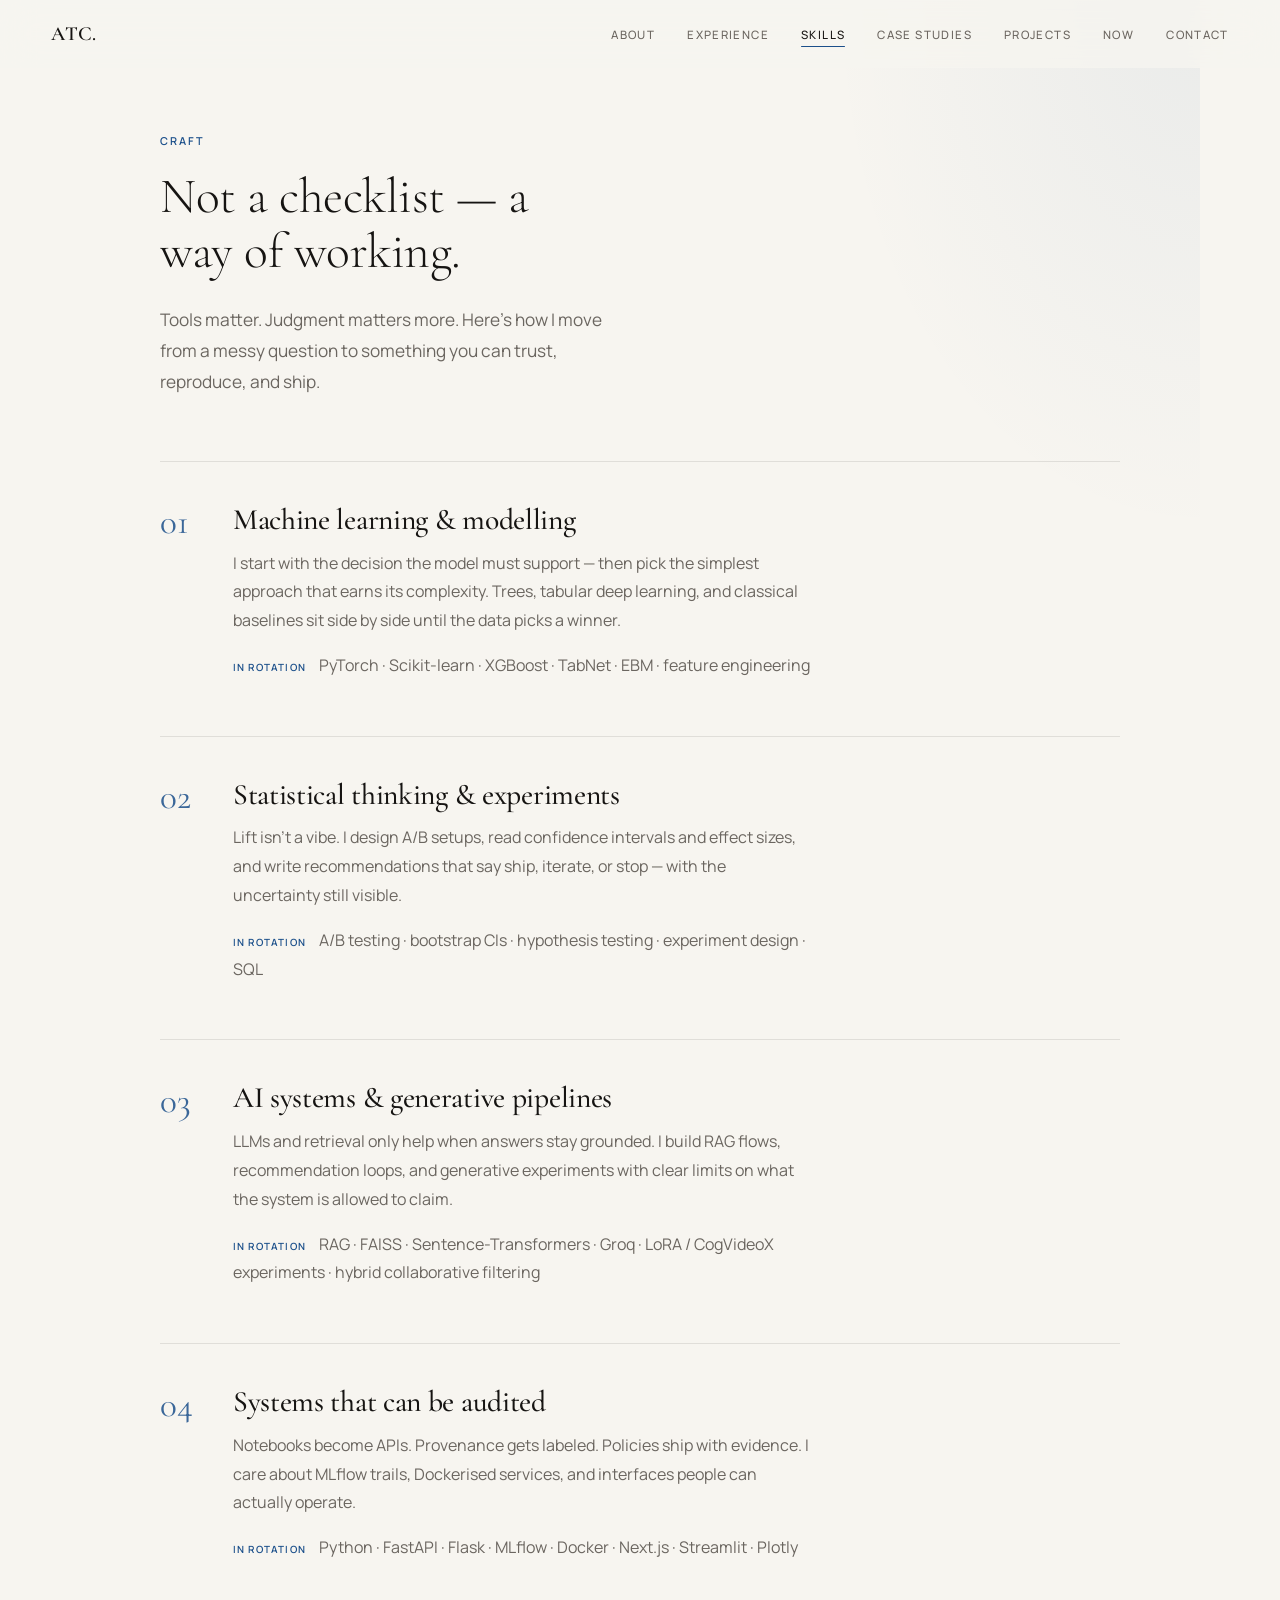
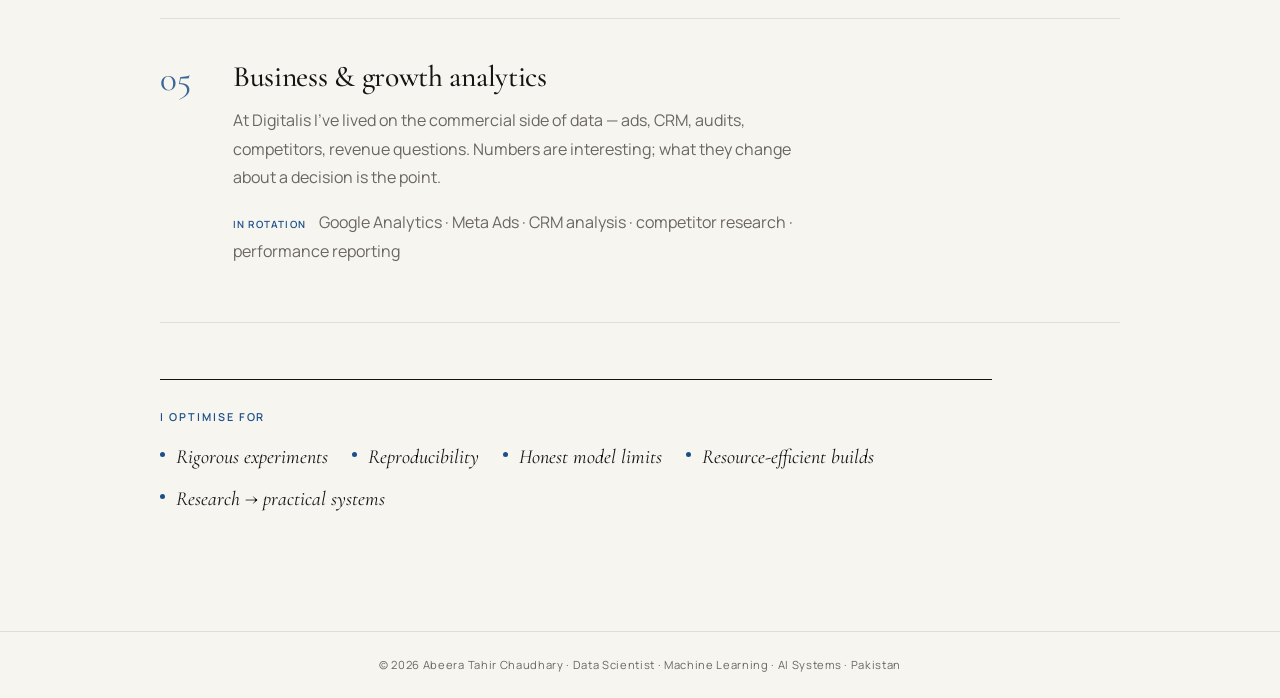
<file: skills.html>
<!DOCTYPE html>
<html lang="en">
<head>
  <meta charset="UTF-8" />
  <meta name="viewport" content="width=device-width, initial-scale=1.0" />
  <meta name="theme-color" content="#F7F5F0" />
  <link rel="icon" href="favicon.svg" type="image/svg+xml" />
  <link rel="icon" href="favicon.ico" sizes="any" />
  <link rel="icon" href="favicon-32x32.png" type="image/png" sizes="32x32" />
  <link rel="apple-touch-icon" href="apple-touch-icon.png" />
  <title>Skills — Abeera Tahir Chaudhary</title>
  <meta name="description" content="How Abeera works: machine learning, statistical thinking, AI systems, business analytics, and the tools behind them." />
  <meta name="author" content="Abeera Tahir Chaudhary" />
  <link rel="canonical" href="https://abeeraisabeera.github.io/My-Portfolio/skills.html" />
  <meta property="og:type" content="website" />
  <meta property="og:url" content="https://abeeraisabeera.github.io/My-Portfolio/skills.html" />
  <meta property="og:title" content="Skills — Abeera Tahir Chaudhary" />
  <meta property="og:description" content="How Abeera works: machine learning, statistical thinking, AI systems, and business analytics." />
  <meta property="og:site_name" content="Abeera Tahir Chaudhary Portfolio" />
  <meta name="twitter:card" content="summary" />
  <meta name="twitter:title" content="Skills — Abeera Tahir Chaudhary" />
  <meta name="twitter:description" content="How Abeera works: machine learning, statistical thinking, AI systems, and business analytics." />
  <link rel="preconnect" href="https://fonts.googleapis.com" />
  <link rel="preconnect" href="https://fonts.gstatic.com" crossorigin />
  <link href="https://fonts.googleapis.com/css2?family=Cormorant+Garamond:ital,wght@0,300;0,400;0,600;1,300;1,400&family=Manrope:wght@300;400;500;600&display=swap" rel="stylesheet" media="print" onload="this.media='all'" />
  <noscript><link href="https://fonts.googleapis.com/css2?family=Cormorant+Garamond:ital,wght@0,300;0,400;0,600;1,300;1,400&family=Manrope:wght@300;400;500;600&display=swap" rel="stylesheet" /></noscript>
  <link rel="stylesheet" href="css/portfolio.css" />
</head>
<body class="page" data-page="skills.html">
<nav class="site-nav" id="siteNav" aria-label="Primary">
  <a class="nav-logo" href="index.html">ATC.</a>
  <ul class="nav-links">
    <li><a href="about.html">About</a></li>
    <li><a href="experience.html">Experience</a></li>
    <li><a href="skills.html" class="is-active" aria-current="page">Skills</a></li>
    <li><a href="case-studies.html">Case Studies</a></li>
    <li><a href="projects.html">Projects</a></li>
    <li><a href="now.html">Now</a></li>
    <li><a href="contact.html">Contact</a></li>
  </ul>
  <button class="hamburger" id="hamburger" aria-label="Toggle menu" aria-expanded="false">
    <span></span><span></span><span></span>
  </button>
</nav>

<nav class="mobile-menu" id="mobileMenu" aria-hidden="true" aria-label="Mobile">
  <a href="about.html">About</a>
  <a href="experience.html">Experience</a>
  <a href="skills.html" class="is-active" aria-current="page">Skills</a>
  <a href="case-studies.html">Case Studies</a>
  <a href="projects.html">Projects</a>
  <a href="now.html">Now</a>
  <a href="contact.html">Contact</a>
</nav>

<main class="page-main">
  <section id="skills" class="page-section skills-page">
    <header class="skills-hero">
      <p class="section-label reveal">Craft</p>
      <h1 class="page-title skills-title reveal reveal-delay-1">Not a checklist — a way of working.</h1>
      <p class="skills-lede reveal reveal-delay-2">
        Tools matter. Judgment matters more. Here’s how I move from a messy question to something you can trust, reproduce, and ship.
      </p>
    </header>

    <ol class="skills-chapters">
      <li class="skills-chapter reveal" style="--i:0">
        <span class="skills-num" aria-hidden="true">01</span>
        <div class="skills-chapter-body">
          <h2>Machine learning &amp; modelling</h2>
          <p>I start with the decision the model must support — then pick the simplest approach that earns its complexity. Trees, tabular deep learning, and classical baselines sit side by side until the data picks a winner.</p>
          <p class="skills-tools"><span>In rotation</span> PyTorch · Scikit-learn · XGBoost · TabNet · EBM · feature engineering</p>
        </div>
      </li>

      <li class="skills-chapter reveal" style="--i:1">
        <span class="skills-num" aria-hidden="true">02</span>
        <div class="skills-chapter-body">
          <h2>Statistical thinking &amp; experiments</h2>
          <p>Lift isn’t a vibe. I design A/B setups, read confidence intervals and effect sizes, and write recommendations that say ship, iterate, or stop — with the uncertainty still visible.</p>
          <p class="skills-tools"><span>In rotation</span> A/B testing · bootstrap CIs · hypothesis testing · experiment design · SQL</p>
        </div>
      </li>

      <li class="skills-chapter reveal" style="--i:2">
        <span class="skills-num" aria-hidden="true">03</span>
        <div class="skills-chapter-body">
          <h2>AI systems &amp; generative pipelines</h2>
          <p>LLMs and retrieval only help when answers stay grounded. I build RAG flows, recommendation loops, and generative experiments with clear limits on what the system is allowed to claim.</p>
          <p class="skills-tools"><span>In rotation</span> RAG · FAISS · Sentence-Transformers · Groq · LoRA / CogVideoX experiments · hybrid collaborative filtering</p>
        </div>
      </li>

      <li class="skills-chapter reveal" style="--i:3">
        <span class="skills-num" aria-hidden="true">04</span>
        <div class="skills-chapter-body">
          <h2>Systems that can be audited</h2>
          <p>Notebooks become APIs. Provenance gets labeled. Policies ship with evidence. I care about MLflow trails, Dockerised services, and interfaces people can actually operate.</p>
          <p class="skills-tools"><span>In rotation</span> Python · FastAPI · Flask · MLflow · Docker · Next.js · Streamlit · Plotly</p>
        </div>
      </li>

      <li class="skills-chapter reveal" style="--i:4">
        <span class="skills-num" aria-hidden="true">05</span>
        <div class="skills-chapter-body">
          <h2>Business &amp; growth analytics</h2>
          <p>At Digitalis I’ve lived on the commercial side of data — ads, CRM, audits, competitors, revenue questions. Numbers are interesting; what they change about a decision is the point.</p>
          <p class="skills-tools"><span>In rotation</span> Google Analytics · Meta Ads · CRM analysis · competitor research · performance reporting</p>
        </div>
      </li>
    </ol>

    <aside class="skills-compass reveal" aria-label="Working principles">
      <p class="section-label">I optimise for</p>
      <ul class="skills-principles">
        <li>Rigorous experiments</li>
        <li>Reproducibility</li>
        <li>Honest model limits</li>
        <li>Resource-efficient builds</li>
        <li>Research → practical systems</li>
      </ul>
    </aside>
  </section>
</main>

<footer>
  <p>© 2026 Abeera Tahir Chaudhary · Data Scientist · Machine Learning · AI Systems · Pakistan</p>
</footer>

<script src="js/main.js" defer></script>
</body>
</html>
</file>
<file: css/portfolio.css>
/* Portfolio — editorial + subtle creative tech */
*, *::before, *::after { box-sizing: border-box; margin: 0; padding: 0; }
html { scroll-behavior: smooth; font-size: 16px; -webkit-text-size-adjust: 100%; }

:root {
  --bg: #F7F5F0;
  --bg-card: #EFEDE6;
  --ink: #161412;
  --ink-light: #6B6660;
  --accent: #1B4F8A;
  --accent-lt: #D6E4F5;
  --status: #7B6E5A;
  --status-bg: #EDE8DF;
  --border: rgba(22, 20, 18, 0.10);
  --serif: 'Cormorant Garamond', Georgia, serif;
  --sans: 'Manrope', system-ui, sans-serif;
  --radius: 10px;
  --radius-lg: 14px;
  --radius-pill: 999px;
  --transition: 0.35s cubic-bezier(0.25, 0.46, 0.45, 0.94);
  --nav-h: 68px;
  --page-px: clamp(1.25rem, 4vw, 3.5rem);
  --section-py: clamp(4.5rem, 9vw, 7.5rem);
  --content-max: 1120px;
  --nav-glass: rgba(247, 245, 240, 0.78);
  --shadow-nav: 0 1px 0 var(--border), 0 8px 32px rgba(22, 20, 18, 0.06);
}

body {
  background: var(--bg);
  color: var(--ink);
  font-family: var(--sans);
  font-weight: 400;
  line-height: 1.6;
  -webkit-font-smoothing: antialiased;
  overflow-x: hidden;
}

/* Nav */
nav.site-nav {
  position: fixed; top: 0; left: 0; right: 0; z-index: 200;
  height: var(--nav-h);
  display: flex; align-items: center; justify-content: space-between;
  padding: 0 var(--page-px);
  background: var(--nav-glass);
  -webkit-backdrop-filter: blur(18px) saturate(1.15);
  backdrop-filter: blur(18px) saturate(1.15);
  border-bottom: 1px solid transparent;
  transition: background var(--transition), box-shadow var(--transition), border-color var(--transition);
}
nav.site-nav.is-scrolled {
  background: rgba(247, 245, 240, 0.92);
  border-bottom-color: var(--border);
  box-shadow: var(--shadow-nav);
}
.nav-logo {
  font-family: var(--serif); font-size: 1.25rem; font-weight: 600;
  letter-spacing: 0.02em; color: var(--ink); text-decoration: none;
}
.nav-links { display: flex; gap: clamp(1rem, 2.5vw, 2rem); list-style: none; }
.nav-links a {
  font-size: 0.72rem; font-weight: 500; letter-spacing: 0.12em;
  text-transform: uppercase; color: var(--ink-light); text-decoration: none;
  padding: 0.35rem 0; position: relative; transition: color var(--transition);
}
.nav-links a:hover, .nav-links a.is-active { color: var(--ink); }
.nav-links a.is-active::after {
  content: ''; position: absolute; left: 0; right: 0; bottom: 0;
  height: 1.5px; background: var(--accent); border-radius: 1px;
}
.nav-links a:focus-visible, .filter-btn:focus-visible, .btn:focus-visible,
.hamburger:focus-visible, .case-nav button:focus-visible {
  outline: 2px solid var(--accent); outline-offset: 3px;
}

.hamburger {
  display: none; flex-direction: column; justify-content: center;
  gap: 5px; width: 32px; height: 32px; cursor: pointer;
  background: none; border: none; padding: 4px;
}
.hamburger span {
  display: block; height: 1.5px; background: var(--ink);
  border-radius: 2px; transition: all 0.3s ease; transform-origin: center;
}
.hamburger.open span:nth-child(1) { transform: translateY(6.5px) rotate(45deg); }
.hamburger.open span:nth-child(2) { opacity: 0; transform: scaleX(0); }
.hamburger.open span:nth-child(3) { transform: translateY(-6.5px) rotate(-45deg); }

.mobile-menu {
  display: none; position: fixed; top: var(--nav-h); left: 0; right: 0; z-index: 199;
  background: rgba(247, 245, 240, 0.97);
  -webkit-backdrop-filter: blur(18px); backdrop-filter: blur(18px);
  border-bottom: 1px solid var(--border);
  padding: 1.25rem var(--page-px) 1.75rem;
  flex-direction: column;
  transform: translateY(-8px); opacity: 0;
  transition: transform 0.3s ease, opacity 0.3s ease;
  pointer-events: none; box-shadow: var(--shadow-nav);
}
.mobile-menu.open { transform: translateY(0); opacity: 1; pointer-events: all; }
.mobile-menu a {
  display: block; padding: 0.9rem 0; font-size: 1rem; font-weight: 500;
  color: var(--ink); text-decoration: none; border-bottom: 1px solid var(--border);
}
.mobile-menu a:last-child { border-bottom: none; }
.mobile-menu a:hover, .mobile-menu a.is-active { color: var(--accent); }

/* Sections */
section {
  padding: var(--section-py) var(--page-px);
  width: 100%; max-width: var(--content-max); margin: 0 auto;
}
.section-label {
  font-size: 0.68rem; font-weight: 600; letter-spacing: 0.18em;
  text-transform: uppercase; color: var(--accent); margin-bottom: 1.2rem;
}
h2 {
  font-family: var(--serif); font-weight: 300;
  font-size: clamp(1.8rem, 4.5vw, 3.1rem); line-height: 1.12;
  letter-spacing: -0.01em; margin-bottom: 1.5rem;
}

/* Hero */
#hero {
  min-height: 100svh;
  display: flex; flex-direction: column; justify-content: center;
  padding-top: calc(var(--nav-h) + clamp(2rem, 6vw, 4rem));
  padding-bottom: clamp(3rem, 6vw, 5rem);
  position: relative; overflow: hidden;
}
#tsparticles {
  position: absolute; inset: 0; z-index: 0; pointer-events: none;
}
#hero > *:not(#tsparticles) { position: relative; z-index: 1; }
.hero-grid-bg {
  position: absolute; inset: 0; z-index: 0;
  background-image:
    linear-gradient(var(--border) 1px, transparent 1px),
    linear-gradient(90deg, var(--border) 1px, transparent 1px);
  background-size: clamp(36px, 4vw, 52px) clamp(36px, 4vw, 52px);
  mask-image: radial-gradient(ellipse 85% 65% at 75% 35%, black 8%, transparent 72%);
  pointer-events: none; opacity: 0.55;
}
.hero-tagline {
  font-size: clamp(0.65rem, 1.5vw, 0.73rem); font-weight: 500;
  letter-spacing: 0.14em; text-transform: uppercase;
  color: var(--ink-light); margin-bottom: 1.2rem;
}
h1 {
  font-family: var(--serif); font-weight: 300;
  font-size: clamp(2.4rem, 7.5vw, 5.2rem); line-height: 1.05;
  letter-spacing: -0.01em; color: var(--ink);
  margin-bottom: 1.5rem; max-width: min(22ch, 92vw);
}
h1 em { font-style: italic; color: var(--accent); }
.hero-desc {
  font-size: clamp(0.9rem, 2.2vw, 1.05rem); line-height: 1.78;
  color: var(--ink-light); max-width: min(50ch, 88vw); margin-bottom: 2.5rem;
}
.hero-desc strong { color: var(--ink); }
.hero-cta { display: flex; gap: 0.75rem; flex-wrap: wrap; }
.hero-path {
  margin-top: 1.75rem;
  font-size: clamp(0.82rem, 1.8vw, 0.92rem);
  line-height: 1.7;
  color: var(--ink-light);
  max-width: 42ch;
}
.hero-path a {
  color: var(--accent);
  text-decoration: none;
  border-bottom: 1px solid transparent;
  transition: border-color var(--transition), color var(--transition);
}
.hero-path a:hover {
  color: var(--ink);
  border-bottom-color: var(--ink);
}

.btn {
  display: inline-block;
  padding: clamp(0.6rem, 1.5vw, 0.75rem) clamp(1.2rem, 3vw, 1.8rem);
  font-family: var(--sans); font-size: clamp(0.65rem, 1.5vw, 0.73rem);
  font-weight: 600; letter-spacing: 0.1em; text-transform: uppercase;
  text-decoration: none; border-radius: var(--radius);
  transition: all var(--transition); white-space: nowrap;
}
.btn-primary { background: var(--ink); color: var(--bg); border: 1.5px solid var(--ink); }
.btn-primary:hover { background: var(--accent); border-color: var(--accent); }
.btn-ghost { background: transparent; color: var(--ink); border: 1.5px solid var(--border); }
.btn-ghost:hover { border-color: var(--ink); }
.btn-sm { padding: 0.45rem 1rem; font-size: 0.62rem; }

/* About — editorial narrative (not a CV) */
#about {
  position: relative;
  overflow: hidden;
  border-top: 1px solid var(--border);
  background:
    radial-gradient(ellipse 70% 55% at 8% 20%, rgba(27, 79, 138, 0.07), transparent 58%),
    radial-gradient(ellipse 55% 45% at 92% 78%, rgba(0, 194, 212, 0.05), transparent 55%),
    var(--bg);
}
.about-atmosphere {
  position: absolute; inset: 0; pointer-events: none; z-index: 0;
}
.about-orb {
  position: absolute; border-radius: 50%;
  filter: blur(28px); opacity: 0.55;
  animation: about-drift 14s ease-in-out infinite alternate;
}
.about-orb-a {
  width: 180px; height: 180px; top: 8%; left: -2%;
  background: rgba(27, 79, 138, 0.18);
}
.about-orb-b {
  width: 140px; height: 140px; top: 42%; right: 4%;
  background: rgba(0, 194, 212, 0.12);
  animation-delay: -4s; animation-duration: 18s;
}
.about-orb-c {
  width: 110px; height: 110px; bottom: 12%; left: 38%;
  background: rgba(107, 92, 255, 0.08);
  animation-delay: -8s; animation-duration: 16s;
}
.about-constellation {
  position: absolute; top: 6%; right: 2%;
  width: min(42vw, 420px); height: auto; opacity: 0.55;
}
.about-trail {
  stroke: var(--accent); stroke-width: 1.25; stroke-linecap: round;
  stroke-dasharray: 4 7; opacity: 0.35;
  animation: about-dash 22s linear infinite;
}
.about-node {
  fill: var(--accent);
  transform-origin: center;
  animation: about-pulse 3.6s ease-in-out infinite;
}
.about-node.n2 { fill: #00C2D4; animation-delay: 0.6s; }
.about-node.n3 { animation-delay: 1.2s; }
.about-node.n4 { fill: #6B5CFF; animation-delay: 1.8s; opacity: 0.85; }

.about-stage {
  position: relative; z-index: 1;
  max-width: 46rem;
}
.about-kicker { margin-bottom: 1rem; }
.about-lede {
  font-family: var(--serif);
  font-weight: 400;
  font-size: clamp(1.85rem, 4.6vw, 3.15rem);
  line-height: 1.18;
  letter-spacing: -0.01em;
  color: var(--ink);
  margin-bottom: clamp(2rem, 4vw, 2.75rem);
  max-width: 18ch;
}
.about-prose { display: flex; flex-direction: column; gap: 1.35rem; }
.about-line {
  font-size: clamp(0.92rem, 2vw, 1.05rem);
  line-height: 1.9;
  color: var(--ink-light);
  max-width: 62ch;
  transition-delay: calc(0.08s + (var(--i, 0) * 0.09s));
}
.about-line strong { color: var(--ink); font-weight: 600; }
.about-aside-note {
  font-family: var(--serif);
  font-style: italic;
  font-size: clamp(1.05rem, 2.2vw, 1.22rem);
  line-height: 1.65;
  color: var(--ink);
  max-width: 36ch;
  padding-top: 0.35rem;
}
.about-trail-links a,
.about-inline-link {
  color: var(--accent);
  text-decoration: none;
  font-weight: 500;
  position: relative;
  white-space: nowrap;
  transition: color var(--transition);
}
.about-inline-link { white-space: normal; }
.about-trail-links a::after,
.about-inline-link::after {
  content: '';
  position: absolute; left: 0; right: 0; bottom: -1px;
  height: 1px; background: currentColor;
  transform: scaleX(0); transform-origin: left;
  transition: transform 0.35s cubic-bezier(0.25, 0.46, 0.45, 0.94);
}
.about-trail-links a:hover,
.about-inline-link:hover { color: var(--ink); }
.about-trail-links a:hover::after,
.about-inline-link:hover::after { transform: scaleX(1); }

.about-close {
  position: relative;
  margin-top: clamp(2.25rem, 5vw, 3.25rem);
  padding: 0;
  border: none;
  max-width: 22ch;
}
.about-close p {
  font-family: var(--serif);
  font-weight: 500;
  font-size: clamp(1.45rem, 3.4vw, 2.1rem);
  line-height: 1.25;
  color: var(--ink);
}
.about-close-mark {
  display: block;
  width: 3.25rem; height: 2.5px;
  background: var(--accent);
  margin-bottom: 1rem;
  border-radius: 2px;
  transform: scaleX(0);
  transform-origin: left;
  transition: transform 0.85s cubic-bezier(0.22, 1, 0.36, 1) 0.15s;
}
.about-close.visible .about-close-mark,
.about-close.reveal.visible .about-close-mark { transform: scaleX(1); }

@keyframes about-drift {
  from { transform: translate3d(0, 0, 0) scale(1); }
  to { transform: translate3d(18px, -22px, 0) scale(1.08); }
}
@keyframes about-dash {
  to { stroke-dashoffset: -180; }
}
@keyframes about-pulse {
  0%, 100% { opacity: 0.45; transform: scale(1); }
  50% { opacity: 1; transform: scale(1.35); }
}

/* Skills — editorial capability map */
.skills-page {
  position: relative;
  background:
    radial-gradient(ellipse 55% 40% at 100% 0%, rgba(27, 79, 138, 0.06), transparent 60%),
    var(--bg);
}
.skills-hero { max-width: 34rem; margin-bottom: clamp(2.5rem, 6vw, 4rem); }
.skills-title { max-width: 16ch; }
.skills-lede {
  font-size: clamp(0.95rem, 2.1vw, 1.08rem);
  line-height: 1.8; color: var(--ink-light); max-width: 42ch;
}

.skills-chapters {
  list-style: none; margin: 0; padding: 0;
  display: flex; flex-direction: column;
  border-top: 1px solid var(--border);
}
.skills-chapter {
  display: grid;
  grid-template-columns: auto 1fr;
  gap: clamp(1rem, 3vw, 2rem);
  padding: clamp(1.75rem, 4vw, 2.5rem) 0;
  border-bottom: 1px solid var(--border);
  align-items: start;
  transition-delay: calc(0.06s + (var(--i, 0) * 0.08s));
}
.skills-num {
  font-family: var(--serif);
  font-size: clamp(1.6rem, 3.5vw, 2.2rem);
  font-weight: 400; line-height: 1;
  color: var(--accent);
  opacity: 0.85;
  min-width: 2.4ch;
  padding-top: 0.15rem;
}
.skills-chapter-body h2 {
  font-family: var(--serif);
  font-weight: 500;
  font-size: clamp(1.35rem, 2.8vw, 1.85rem);
  line-height: 1.2;
  margin-bottom: 0.7rem;
  letter-spacing: -0.01em;
}
.skills-chapter-body > p {
  font-size: clamp(0.9rem, 1.9vw, 1rem);
  line-height: 1.8; color: var(--ink-light);
  max-width: 58ch; margin-bottom: 1rem;
}
.skills-tools {
  font-size: clamp(0.78rem, 1.6vw, 0.86rem);
  line-height: 1.65; color: var(--ink);
  max-width: 58ch;
}
.skills-tools span {
  display: inline-block;
  font-size: 0.62rem; font-weight: 600; letter-spacing: 0.12em;
  text-transform: uppercase; color: var(--accent);
  margin-right: 0.65rem;
}

.skills-compass {
  margin-top: clamp(2.5rem, 5vw, 3.5rem);
  padding-top: 1.75rem;
  border-top: 1.5px solid var(--ink);
  max-width: 52rem;
}
.skills-compass .section-label { margin-bottom: 1rem; }
.skills-principles {
  list-style: none; margin: 0; padding: 0;
  display: flex; flex-wrap: wrap; gap: 0.65rem 1.5rem;
}
.skills-principles li {
  font-family: var(--serif);
  font-size: clamp(1.05rem, 2.2vw, 1.25rem);
  font-style: italic;
  color: var(--ink);
  position: relative;
  padding-left: 1rem;
}
.skills-principles li::before {
  content: '';
  position: absolute; left: 0; top: 0.55em;
  width: 5px; height: 5px; border-radius: 50%;
  background: var(--accent);
}

/* Case studies */
#case-studies { border-top: 1px solid var(--border); }
.case-intro {
  font-size: clamp(0.875rem, 2vw, 1rem); color: var(--ink-light);
  max-width: 54ch; margin-bottom: 2.5rem; line-height: 1.75;
}
.case-nav {
  display: flex; flex-wrap: wrap; gap: 0.5rem; margin-bottom: 2.5rem;
}
.case-nav button {
  font-family: var(--sans); font-size: 0.68rem; font-weight: 600;
  letter-spacing: 0.06em; text-transform: uppercase;
  padding: 0.45rem 0.95rem; border-radius: var(--radius-pill);
  border: 1.5px solid var(--border); background: transparent;
  color: var(--ink-light); cursor: pointer; transition: all var(--transition);
}
.case-nav button.active, .case-nav button:hover {
  background: var(--ink); color: var(--bg); border-color: var(--ink);
}
.case-study {
  display: none; scroll-margin-top: calc(var(--nav-h) + 1.5rem);
  border: 1.5px solid var(--border); border-radius: var(--radius-lg);
  background: var(--bg); overflow: hidden;
}
.case-study.active,
.case-study-solo { display: block; }
.case-hero {
  padding: clamp(1.75rem, 4vw, 2.75rem);
  background:
    linear-gradient(135deg, rgba(27, 79, 138, 0.06), transparent 55%),
    var(--bg-card);
  border-bottom: 1px solid var(--border);
}
.case-meta {
  display: flex; flex-wrap: wrap; gap: 0.5rem; align-items: center;
  margin-bottom: 1rem;
}
.case-tag {
  font-size: 0.62rem; font-weight: 600; letter-spacing: 0.1em;
  text-transform: uppercase; color: var(--accent); background: var(--accent-lt);
  padding: 0.22rem 0.6rem; border-radius: var(--radius-pill);
}
.case-status {
  font-size: 0.62rem; font-weight: 600; letter-spacing: 0.08em;
  text-transform: uppercase; color: var(--status); background: var(--status-bg);
  padding: 0.22rem 0.6rem; border-radius: var(--radius-pill);
}
.case-hero h3 {
  font-family: var(--serif); font-weight: 400;
  font-size: clamp(1.6rem, 3.5vw, 2.35rem); line-height: 1.15;
  margin-bottom: 0.75rem;
}
.case-lede {
  font-size: clamp(0.9rem, 2vw, 1.02rem); color: var(--ink-light);
  line-height: 1.75; max-width: 62ch;
}
.case-body { padding: clamp(1.5rem, 3.5vw, 2.5rem); }
.case-grid {
  display: grid; grid-template-columns: 1fr 1fr;
  gap: clamp(1.25rem, 3vw, 2rem); margin-bottom: 2rem;
}
.case-block h4 {
  font-size: 0.68rem; font-weight: 600; letter-spacing: 0.12em;
  text-transform: uppercase; color: var(--accent); margin-bottom: 0.55rem;
}
.case-block p, .case-block li {
  font-size: clamp(0.82rem, 1.8vw, 0.9rem); color: var(--ink-light); line-height: 1.72;
}
.case-block ul { padding-left: 1.1rem; }
.case-block li { margin-bottom: 0.35rem; }
.case-block strong { color: var(--ink); }

.arch-diagram {
  margin: 0.5rem 0 1.5rem;
  padding: 1.25rem; background: var(--bg-card);
  border: 1px solid var(--border); border-radius: var(--radius);
  font-family: var(--sans); font-size: 0.72rem; color: var(--ink-light);
  overflow-x: auto;
}
.arch-flow {
  display: flex; flex-wrap: wrap; align-items: center; gap: 0.45rem;
  justify-content: flex-start;
}
.arch-node {
  padding: 0.45rem 0.7rem; background: var(--bg);
  border: 1px solid var(--border); border-radius: 8px;
  color: var(--ink); font-weight: 500; white-space: nowrap;
}
.arch-arrow { color: var(--accent); font-weight: 600; }

.compare-table {
  width: 100%; border-collapse: collapse; margin: 0.75rem 0 1.25rem;
  font-size: 0.78rem;
}
.compare-table th, .compare-table td {
  text-align: left; padding: 0.55rem 0.7rem;
  border-bottom: 1px solid var(--border);
}
.compare-table th {
  font-size: 0.62rem; letter-spacing: 0.08em; text-transform: uppercase;
  color: var(--ink-light); font-weight: 600;
}
.compare-table td { color: var(--ink); }
.case-actions { display: flex; flex-wrap: wrap; gap: 0.65rem; margin-top: 0.5rem; }

/* Projects */
#projects { border-top: 1px solid var(--border); }
.projects-header { margin-bottom: 1.5rem; }
.projects-sub {
  font-size: clamp(0.8rem, 2vw, 0.875rem); color: var(--ink-light); margin-top: 0.4rem;
}
.filter-row { display: flex; gap: 0.5rem; flex-wrap: wrap; margin-bottom: 2rem; }
.filter-btn {
  font-family: var(--sans); font-size: clamp(0.6rem, 1.5vw, 0.68rem);
  font-weight: 600; letter-spacing: 0.08em; text-transform: uppercase;
  padding: clamp(0.3rem, 1vw, 0.4rem) clamp(0.7rem, 2vw, 1rem);
  border-radius: var(--radius-pill); cursor: pointer;
  border: 1.5px solid var(--border); background: transparent;
  color: var(--ink-light); transition: all var(--transition);
}
.filter-btn:hover, .filter-btn.active {
  background: var(--ink); color: var(--bg); border-color: var(--ink);
}
.projects-viewport {
  border: 1.5px solid var(--border); border-radius: var(--radius-lg);
  background: var(--border); overflow: hidden;
}
.projects-grid {
  display: grid;
  grid-template-columns: repeat(auto-fit, minmax(min(100%, 300px), 1fr));
  gap: 1.5px;
}
.projects-loading {
  grid-column: 1 / -1; padding: 2.5rem 1rem; text-align: center;
  font-size: 0.85rem; color: var(--ink-light);
}
.project-card, a.project-card, article.project-card {
  background: var(--bg);
  padding: clamp(1.5rem, 3.5vw, 2.2rem) clamp(1.25rem, 3vw, 2rem);
  display: flex; flex-direction: column;
  transition: background var(--transition);
  text-decoration: none; color: inherit; cursor: default; min-height: 100%;
}
a.project-card { cursor: pointer; }
.project-card.hidden { display: none; }
.project-card:hover { background: var(--bg-card); }
.project-card:hover .project-arrow { transform: translate(3px, -3px); }
.project-meta {
  display: flex; align-items: flex-start; justify-content: space-between;
  gap: 0.5rem; margin-bottom: 1.1rem;
}
.project-tag {
  font-size: 0.63rem; font-weight: 600; letter-spacing: 0.1em;
  text-transform: uppercase; color: var(--accent); background: var(--accent-lt);
  padding: 0.22rem 0.6rem; border-radius: var(--radius-pill);
}
.project-status {
  font-size: 0.63rem; font-weight: 600; letter-spacing: 0.08em;
  text-transform: uppercase; color: var(--status); background: var(--status-bg);
  padding: 0.22rem 0.6rem; border-radius: var(--radius-pill);
}
.project-arrow { font-size: 1rem; color: var(--ink-light); transition: transform var(--transition); }
.project-title {
  font-family: var(--serif); font-size: clamp(1.1rem, 2.5vw, 1.35rem);
  font-weight: 400; line-height: 1.22; margin-bottom: 0.65rem;
}
.project-highlight {
  font-size: clamp(0.7rem, 1.6vw, 0.78rem); font-weight: 600;
  color: var(--accent); margin-bottom: 0.75rem;
}
.project-desc {
  font-size: clamp(0.8rem, 1.8vw, 0.865rem); line-height: 1.72;
  color: var(--ink-light); flex: 1; margin-bottom: 1.2rem;
}
.project-stack { display: flex; flex-wrap: wrap; gap: 0.35rem; }
.stack-tag {
  font-size: 0.63rem; font-weight: 500; padding: 0.18rem 0.5rem;
  border-radius: var(--radius-pill); border: 1px solid var(--border); color: var(--ink-light);
}

/* Building / Contact / Footer */
#building { border-top: 1px solid var(--border); }
.building-grid {
  display: grid; grid-template-columns: repeat(2, 1fr);
  gap: 1.5px; background: var(--border);
  border: 1.5px solid var(--border); border-radius: var(--radius-lg);
  overflow: hidden; margin-top: 2.5rem;
}
.building-cell { background: var(--bg); padding: clamp(1.2rem, 3vw, 2rem) clamp(1rem, 2.5vw, 1.8rem); }
.building-label {
  font-size: 0.65rem; font-weight: 600; letter-spacing: 0.12em;
  text-transform: uppercase; color: var(--accent); margin-bottom: 0.65rem;
}
.building-cell p { font-size: clamp(0.82rem, 1.8vw, 0.9rem); line-height: 1.72; color: var(--ink-light); }
.building-cell strong { color: var(--ink); font-weight: 600; }

#contact {
  border-top: 1px solid var(--border);
  text-align: center;
  padding-bottom: clamp(3rem, 6vw, 5rem);
  display: flex;
  flex-direction: column;
  align-items: center;
}
#contact .section-label,
#contact .page-title,
#contact h1,
#contact h2 {
  margin-left: auto;
  margin-right: auto;
  text-align: center;
}
#contact .page-title { margin-bottom: 0.8rem; max-width: 18ch; }
.contact-sub {
  font-size: clamp(0.875rem, 2vw, 1rem); color: var(--ink-light);
  margin: 0 auto 2rem; max-width: 44ch; text-align: center;
}
.contact-sub strong { color: var(--ink); }
.contact-links { display: flex; align-items: center; justify-content: center; gap: 0.75rem; flex-wrap: wrap; }

footer {
  text-align: center; padding: 1.5rem var(--page-px);
  font-size: 0.7rem; letter-spacing: 0.06em;
  color: var(--ink-light); border-top: 1px solid var(--border);
}

/* Motion */
.reveal {
  opacity: 0; transform: translateY(22px);
  transition: opacity 0.65s ease, transform 0.65s ease;
}
.reveal.visible { opacity: 1; transform: translateY(0); }
.reveal-delay-1 { transition-delay: 0.1s; }
.reveal-delay-2 { transition-delay: 0.2s; }
.reveal-delay-3 { transition-delay: 0.3s; }

@media (prefers-reduced-motion: reduce) {
  html { scroll-behavior: auto; }
  .reveal { opacity: 1; transform: none; transition: none; }
  .about-orb, .about-trail, .about-node { animation: none !important; }
  .about-close-mark { transform: scaleX(1); }
  *, *::before, *::after {
    transition-duration: 0.01ms !important;
    animation-duration: 0.01ms !important;
  }
  #tsparticles { display: none !important; }
}

@media (max-width: 1024px) {
  .case-grid { grid-template-columns: 1fr; }
  .about-constellation { opacity: 0.35; width: min(48vw, 280px); }
}
@media (max-width: 768px) {
  .about-lede { max-width: none; }
  .about-break { display: none; }
  .about-constellation { display: none; }
  .projects-grid { grid-template-columns: 1fr; }
  .skills-chapter {
    grid-template-columns: 1fr;
    gap: 0.35rem;
  }
  .skills-num { margin-bottom: 0.25rem; }
}
@media (max-width: 720px) {
  .nav-links { display: none; }
  .hamburger { display: flex; }
  .mobile-menu { display: flex; }
  .building-grid { grid-template-columns: 1fr; }
}
@media (max-width: 480px) {
  :root { --nav-h: 56px; }
  .contact-links { flex-direction: column; align-items: stretch; }
  .contact-links .btn { text-align: center; }
}

/* Experience timeline */
.exp-intro {
  font-size: clamp(0.9rem, 2vw, 1.02rem);
  line-height: 1.75; color: var(--ink-light);
  max-width: 48ch; margin: -0.5rem 0 2.5rem;
}
.exp-timeline {
  list-style: none; margin: 0; padding: 0;
  display: flex; flex-direction: column; gap: clamp(2.5rem, 5vw, 3.5rem);
}
.exp-org {
  position: relative;
  padding-left: clamp(1.25rem, 3vw, 1.75rem);
  border-left: 1.5px solid var(--border);
}
.exp-org::before {
  content: '';
  position: absolute; left: -5px; top: 0.45rem;
  width: 9px; height: 9px; border-radius: 50%;
  background: var(--accent); box-shadow: 0 0 0 4px rgba(27, 79, 138, 0.12);
}
.exp-org-head { margin-bottom: 1.25rem; }
.exp-org-name {
  font-family: var(--serif); font-weight: 500;
  font-size: clamp(1.45rem, 3vw, 1.95rem);
  line-height: 1.2; margin-bottom: 0.35rem; color: var(--ink);
}
.exp-org-meta {
  font-size: 0.78rem; color: var(--ink-light); letter-spacing: 0.02em;
}
.exp-roles {
  list-style: none; margin: 0; padding: 0;
  display: flex; flex-direction: column; gap: 1.15rem;
}
.exp-role {
  padding: 0.85rem 0 0.15rem;
  border-top: 1px solid var(--border);
}
.exp-role-top {
  display: flex; flex-wrap: wrap; align-items: baseline;
  gap: 0.5rem 0.75rem; margin-bottom: 0.3rem;
}
.exp-role h3 {
  font-family: var(--sans); font-weight: 600;
  font-size: clamp(0.95rem, 2vw, 1.05rem);
  color: var(--ink); letter-spacing: -0.01em;
}
.exp-badge {
  font-size: 0.6rem; font-weight: 600; letter-spacing: 0.08em;
  text-transform: uppercase; color: var(--status);
  background: var(--status-bg);
  padding: 0.2rem 0.55rem; border-radius: var(--radius-pill);
}
.exp-badge-now {
  color: var(--accent); background: var(--accent-lt);
}
.exp-role-meta {
  font-size: 0.8rem; color: var(--ink-light);
}

/* Multi-page shell */
.page-main { min-height: 60vh; }
.page-section {
  padding-top: calc(var(--nav-h) + clamp(2.5rem, 6vw, 4rem));
}
.page-title {
  font-family: var(--serif); font-weight: 300;
  font-size: clamp(1.8rem, 4.5vw, 3.1rem); line-height: 1.12;
  letter-spacing: -0.01em; margin-bottom: 1.5rem;
}
.crumb {
  color: inherit; text-decoration: none;
}
.crumb:hover { color: var(--ink); }

.case-hub-grid {
  display: grid;
  grid-template-columns: repeat(2, 1fr);
  gap: 1.5px;
  margin-top: 2rem;
  border: 1.5px solid var(--border);
  border-radius: var(--radius-lg);
  overflow: hidden;
  background: var(--border);
}
.case-hub-card {
  background: var(--bg);
  padding: clamp(1.5rem, 3vw, 2.1rem);
  text-decoration: none; color: inherit;
  display: flex; flex-direction: column; align-items: flex-start; gap: 0.55rem;
  transition: background var(--transition);
}
.case-hub-card:hover { background: var(--bg-card); }
.case-hub-card .case-tag {
  display: inline-flex;
  width: fit-content;
  max-width: 100%;
  flex: 0 0 auto;
  align-self: flex-start;
  white-space: nowrap;
}
.case-hub-card strong {
  font-family: var(--serif); font-weight: 500;
  font-size: clamp(1.25rem, 2.5vw, 1.65rem); color: var(--ink);
}
.case-hub-card p {
  font-size: 0.88rem; line-height: 1.65; color: var(--ink-light);
  flex: 1; max-width: 36ch;
}
.case-hub-go {
  display: inline-block;
  width: fit-content;
  font-size: 0.68rem; font-weight: 600; letter-spacing: 0.08em;
  text-transform: uppercase; color: var(--accent); margin-top: 0.5rem;
}

.case-page-nav {
  display: flex; flex-wrap: wrap; gap: 0.45rem;
  margin: 0 0 1.75rem;
}
.case-page-nav a {
  font-family: var(--sans); font-size: 0.68rem; font-weight: 600;
  letter-spacing: 0.06em; text-transform: uppercase;
  padding: 0.4rem 0.85rem; border-radius: var(--radius-pill);
  border: 1.5px solid var(--border); background: transparent;
  color: var(--ink-light); text-decoration: none;
  transition: all var(--transition);
}
.case-page-nav a:hover,
.case-page-nav a.is-active {
  background: var(--ink); color: var(--bg); border-color: var(--ink);
}
.case-pager {
  margin-top: 1.75rem;
  font-size: 0.82rem;
}
.case-pager a {
  color: var(--accent); text-decoration: none; font-weight: 500;
}
.case-pager a:hover { color: var(--ink); }

@media (max-width: 720px) {
  .case-hub-grid { grid-template-columns: 1fr; }
}
@media (max-width: 360px) {
  :root { --page-px: 1rem; }
  h1 { font-size: 2.2rem; }
}
@media (min-width: 1200px) {
  section {
    padding-left: max(var(--page-px), calc((100vw - var(--content-max)) / 2));
    padding-right: max(var(--page-px), calc((100vw - var(--content-max)) / 2));
  }
}
@media (hover: none) {
  .project-card:hover { background: var(--bg); }
  .project-card:hover .project-arrow { transform: none; }
}
</file>
